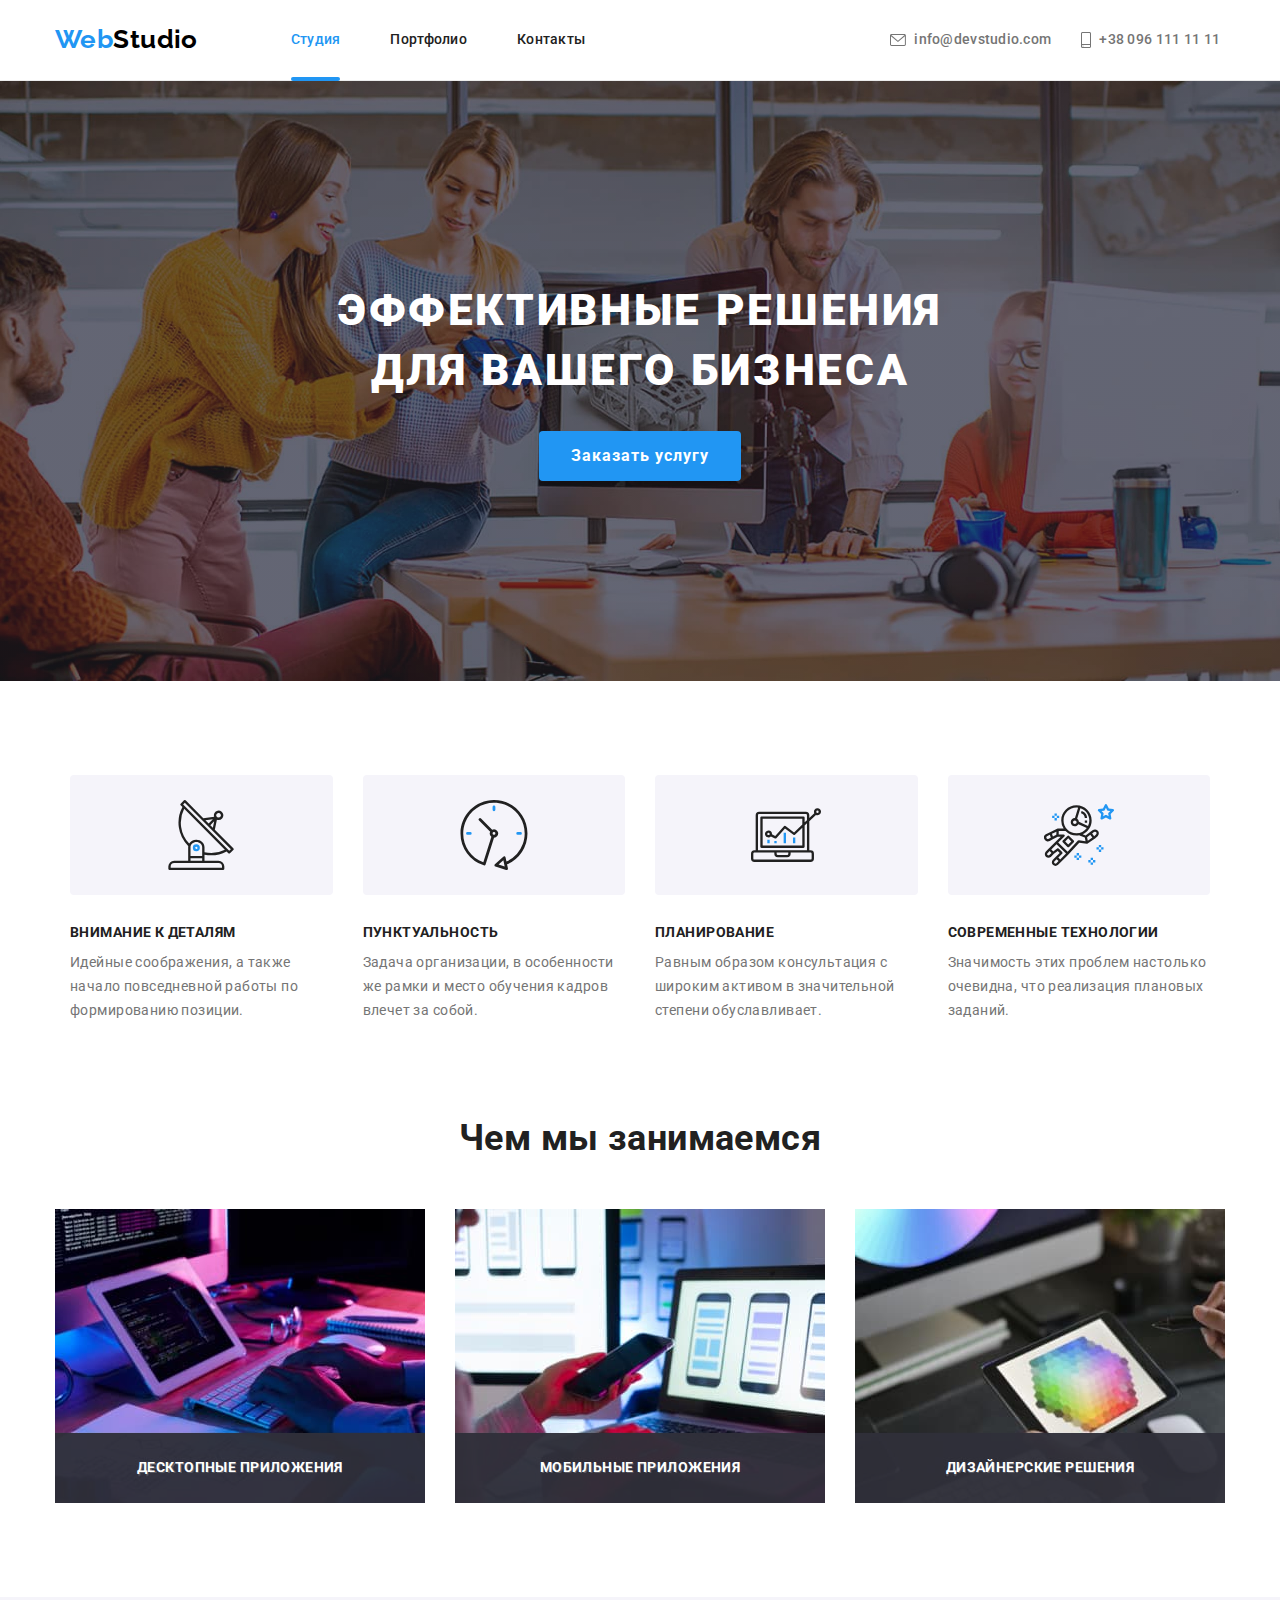
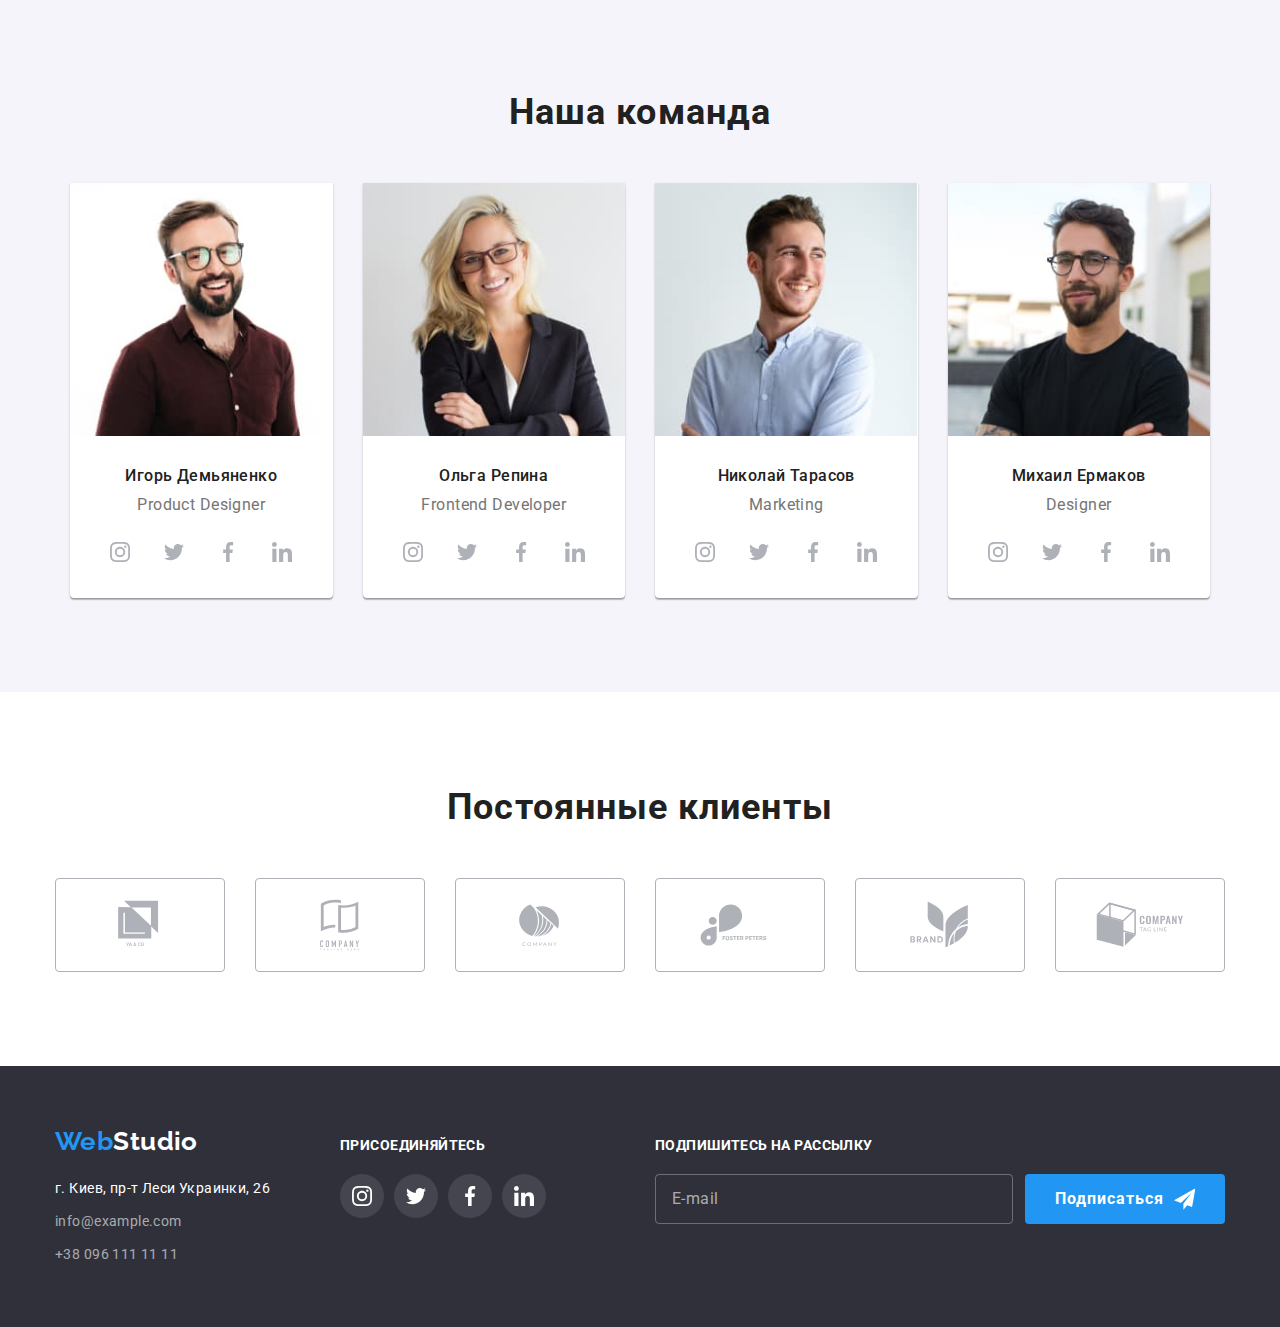
<file: index.html>
<!-- Домашнее задание 8.47 -->
<!DOCTYPE html>
<html lang="ru">
  <head>
    <meta charset="UTF-8" />
    <meta http-equiv="X-UA-Compatible" content="IE=edge" />
    <meta name="viewport" content="width=device-width, initial-scale=1.0" />
    <title>WebStudio by Rick</title>
    <link
      rel="stylesheet"
      href="https://cdnjs.cloudflare.com/ajax/libs/modern-normalize/1.1.0/modern-normalize.min.css"
    />
    <link
      href="https://fonts.googleapis.com/css2?family=Raleway:wght@700&family=Roboto:wght@400;500;700;900&display=swap"
      rel="stylesheet"
    />
    <link rel="stylesheet" href="./css/main.min.css" />
  </head>

  <body>
    <header class="header">
      <div class="container section-header">
        <a href="WebStudio" class="nav-logo"
          ><span class="nav-logo__web">Web</span>Studio</a>

        <div class="tablet-desktop-nav">
          <nav class="nav">
            <ul class="ul nav-td-list">
              <li class="nav-td-list__item">
                <a href="Студия" class="nav-td-list__link current">Студия</a>
              </li>
              <li class="nav-td-list__item">
                <a href="./portfolio.html" class="nav-td-list__link"
                  >Портфолио</a
                >
              </li>
              <li class="nav-td-list__item">
                <a href="Контакты" class="nav-td-list__link">Контакты</a>
              </li>
            </ul>
          </nav>
          <ul class="ul td-contact-list">
            <li class="td-contact-list__item">
              <a href="info@devstudio.com" class="td-contact-list__link"
                ><svg class="contact-list__icon" width="16" height="12">
                  <use href="./img/icons.svg#icon-envelope"></use></svg>info@devstudio.com</a>
            </li>
            <li class="td-contact-list__item">
              <a href="tel:+380961111111" class="td-contact-list__link"
                ><svg class="contact-list__icon" width="10" height="16">
                  <use href="./img/icons.svg#icon-smartphone"></use></svg>+38 096 111 11 11</a>
            </li>
          </ul>
        </div>

        <button type="button" class="menu-button js-open-menu">
          <svg
            class="mobile-menu-icon"
            width="40"
            height="40"
            aria-label="Переключатель мобильного меню"
          >
            <use
              class="icon-open"
              href="./img/icons.svg#icon-menu_mobile"
            ></use>
          </svg>
        </button>

        <div class="mobile-menu js-menu-container">
          <button
            type="button"
            class="menu-button menu-close-button js-close-menu"
          >
            <svg
              class="mobile-menu-icon"
              width="40"
              height="40"
              aria-label="Переключатель мобильного меню"
            >
              <use
                class="icon-close"
                href="./img/icons.svg#icon-close_mobile"
              ></use>
            </svg>
          </button>

          <nav class="nav">
            <ul class="ul nav-list">
              <li class="nav-list__item">
                <a href="Студия" class="nav-list__link current">Студия</a>
              </li>
              <li class="nav-list__item">
                <a href="./portfolio.html" class="nav-list__link">Портфолио</a>
              </li>
              <li class="nav-list__item">
                <a href="Контакты" class="nav-list__link">Контакты</a>
              </li>
            </ul>
          </nav>
          <ul class="ul contact-list">
            <li class="contact-list__item hide">
              <a href="tel:+380961111111" class="contact-mobile__link"
                >+38 096 111 11 11</a
              >
            </li>
            <li class="contact-list__item">
              <a href="info@devstudio.com" class="contact-list__link"
                ><svg class="contact-list__icon" width="16" height="12">
                  <use href="./img/icons.svg#icon-envelope"></use></svg>info@devstudio.com</a>
            </li>
            <li class="contact-list__item mobile-hide">
              <a href="tel:+380961111111" class="contact-list__link"
                ><svg class="contact-list__icon" width="10" height="16">
                  <use href="./img/icons.svg#icon-smartphone"></use></svg>+38 096 111 11 11</a
              >
            </li>
          </ul>
          <ul class="ul mobile-social">
            <li class="mobile-social__item">
              <a class="mobile-social__link" href="">Instagram</a>
            </li>
            <li class="mobile-social__item">
              <a class="mobile-social__link" href="">Twitter</a>
            </li>
            <li class="mobile-social__item">
              <a class="mobile-social__link" href="">Facebook</a>
            </li>
            <li class="mobile-social__item">
              <a class="mobile-social__link" href="">LinkedIn</a>
            </li>
          </ul>
        </div>
      </div>
    </header>

    <main>
      <section class="hero">
        <div class="container">
          <h1 class="hero__text">Эффективные решения для вашего бизнеса</h1>
          <button type="button" class="hero__button" data-modal-open>
            Заказать услугу
          </button>
        </div>
      </section>

      <section class="exelents section">
        <div class="container">
          <section class="secret-name">
            <h2>Преимущества этой компании</h2>
          </section>
          <ul class="ul exelents-list">
            <li class="exelents-list-item">
              <div class="exelents-list-icons">
                <svg class="exelents-list-icons__item" width="70" height="70">
                  <use href="./img/icons.svg#icon-antenna"></use>
                </svg>
              </div>
              <h3 class="exelents-list-item__title">Внимание к деталям</h3>
              <p class="exelents-list-item__text">
                Идейные соображения, а также начало повседневной работы по
                формированию позиции.
              </p>
            </li>

            <li class="exelents-list-item">
              <div class="exelents-list-icons">
                <svg class="exelents-list-icons__item" width="70" height="70">
                  <use href="./img/icons.svg#icon-clock"></use>
                </svg>
              </div>
              <h3 class="exelents-list-item__title">Пунктуальность</h3>
              <p class="exelents-list-item__text">
                Задача организации, в особенности же рамки и место обучения
                кадров влечет за собой.
              </p>
            </li>

            <li class="exelents-list-item">
              <div class="exelents-list-icons">
                <svg class="exelents-list-icons__item" width="70" height="70">
                  <use href="./img/icons.svg#icon-diagram"></use>
                </svg>
              </div>
              <h3 class="exelents-list-item__title">Планирование</h3>
              <p class="exelents-list-item__text">
                Равным образом консультация с широким активом в значительной
                степени обуславливает.
              </p>
            </li>

            <li class="exelents-list-item">
              <div class="exelents-list-icons">
                <svg class="exelents-list-icons__item" width="70" height="70">
                  <use href="./img/icons.svg#icon-astronaut"></use>
                </svg>
              </div>
              <h3 class="exelents-list-item__title">Современные технологии</h3>
              <p class="exelents-list-item__text">
                Значимость этих проблем настолько очевидна, что реализация
                плановых заданий.
              </p>
            </li>
          </ul>
        </div>
      </section>
      <section class="what-we-do section">
        <div class="container">
          <h2 class="what-we-do__title">Чем мы занимаемся</h2>
          <ul class="ul what-we-do-list">
            <li class="what-we-do-list__item">
              <img
                srcset="./img/dbox1-1x.jpg 1x, ./img/dbox1-2x.jpg 2x"
                src="./img/dbox1-1x.jpg 1x"
                alt="печатает человек"
                width="370"
                height="294"
              />
              <div class="what-we-do-list__overlay">
                <p class="what-we-do-list__text">Десктопные приложения</p>
              </div>
            </li>

            <li class="what-we-do-list__item">
              <img
                srcset="./img/dbox2-1x.jpg 1x, ./img/dbox2-2x.jpg 2x"
                src="./img/dbox2-1x.jpg 1x"
                alt="Просмотр на мониторе"
                width="370"
                height="294"
              />
              <div class="what-we-do-list__overlay">
                <p class="what-we-do-list__text">Мобильные приложения</p>
              </div>
            </li>

            <li class="what-we-do-list__item">
              <img
                srcset="./img/dbox3-1x.jpg 1x, ./img/dbox3-2x.jpg 2x"
                src="./img/dbox3-1x.jpg 1x"
                alt="Цветовое отображение"
                width="370"
                height="294"
              />
              <div class="what-we-do-list__overlay">
                <p class="what-we-do-list__text">Дизайнерские решения</p>
              </div>
            </li>
          </ul>
        </div>
      </section>
      <section class="our-team section">
        <div class="container">
          <h2 class="our-team-title">Наша команда</h2>
          <ul class="ul our-team-list">
            <li class="our-team-list-item">
              <picture class="our-team-list-item__img">
                <source
                  srcset="./img/digor-1x.jpg 1x, ./img/digor-2x.jpg 2x"
                  media="(min-width: 1200px)"
                />
                <source
                  srcset="./img/tigor-1x.jpg 1x, ./img/tigor-2x.jpg 2x"
                  media="(min-width: 768px)"
                />
                <source
                  srcset="./img/migor-1x.jpg 1x, ./img/migor-2x.jpg 2x"
                  media="(max-width: 767px)"
                />
                <img src="./img/digor-1x.jpg 1x," alt="Игорь" />
              </picture>
              <h3 class="our-team-list-item__name">Игорь Демьяненко</h3>
              <p class="our-team-list-item__position">Product Designer</p>

              <ul class="our-team-social ul">
                <li class="our-team-social-item">
                  <a href="" class="our-team-social-item__link">
                    <svg
                      class="our-team-social-item__icons"
                      width="20"
                      height="20"
                    >
                      <use href="./img/icons.svg#icon-instagram"></use>
                    </svg>
                  </a>
                </li>
                <li class="our-team-social-item">
                  <a href="" class="our-team-social-item__link">
                    <svg
                      class="our-team-social-item__icons"
                      width="20"
                      height="20"
                    >
                      <use href="./img/icons.svg#icon-twitter"></use>
                    </svg>
                  </a>
                </li>
                <li class="our-team-social-item">
                  <a href="" class="our-team-social-item__link">
                    <svg
                      class="our-team-social-item__icons"
                      width="20"
                      height="20"
                    >
                      <use href="./img/icons.svg#icon-facebook"></use>
                    </svg>
                  </a>
                </li>
                <li class="our-team-social-item">
                  <a href="" class="our-team-social-item__link">
                    <svg
                      class="our-team-social-item__icons"
                      width="20"
                      height="20"
                    >
                      <use href="./img/icons.svg#icon-linkedin"></use>
                    </svg>
                  </a>
                </li>
              </ul>
            </li>

            <li class="our-team-list-item">
              <picture class="our-team-list-item__img">
                <source
                  srcset="./img/dolga-1x.jpg 1x, ./img/dolga-2x.jpg 2x"
                  media="(min-width: 1200px)"
                />
                <source
                  srcset="./img/tolga-1x.jpg 1x, ./img/dolga-2x.jpg 2x"
                  media="(min-width: 768px)"
                />
                <source
                  srcset="./img/molga-1x.jpg 1x, ./img/molga-2x.jpg 2x"
                  media="(max-width: 767px)"
                />

                <img src="./img/dolga-1x.jpg 1x" alt="Ольга" />
              </picture>
              <h3 class="our-team-list-item__name">Ольга Репина</h3>
              <p class="our-team-list-item__position">Frontend Developer</p>
              <ul class="our-team-social ul">
                <li class="our-team-social-item">
                  <a href="" class="our-team-social-item__link">
                    <svg
                      class="our-team-social-item__icons"
                      width="20"
                      height="20"
                    >
                      <use href="./img/icons.svg#icon-instagram"></use>
                    </svg>
                  </a>
                </li>
                <li class="our-team-social-item">
                  <a href="" class="our-team-social-item__link">
                    <svg
                      class="our-team-social-item__icons"
                      width="20"
                      height="20"
                    >
                      <use href="./img/icons.svg#icon-twitter"></use>
                    </svg>
                  </a>
                </li>
                <li class="our-team-social-item">
                  <a href="" class="our-team-social-item__link">
                    <svg
                      class="our-team-social-item__icons"
                      width="20"
                      height="20"
                    >
                      <use href="./img/icons.svg#icon-facebook"></use>
                    </svg>
                  </a>
                </li>
                <li class="our-team-social-item">
                  <a href="" class="our-team-social-item__link">
                    <svg
                      class="our-team-social-item__icons"
                      width="20"
                      height="20"
                    >
                      <use href="./img/icons.svg#icon-linkedin"></use>
                    </svg>
                  </a>
                </li>
              </ul>
            </li>

            <li class="our-team-list-item">
              <picture class="our-team-list-item__img">
                <source
                  srcset="./img/dniko-1x.jpg 1x, ./img/dniko-2x.jpg 2x"
                  media="(min-width: 1200px)"
                />
                <source
                  srcset="./img/tniko-1x.jpg 1x, ./img/tniko-2x.jpg 2x"
                  media="(min-width: 768px)"
                />
                <source
                  srcset="./img/mniko-1x.jpg 1x, ./img/mniko-2x.jpg 2x"
                  media="(max-width: 767px)"
                />

                <img src="./img/dniko-1x.jpg 1x" alt="Николай" />
              </picture>
              <h3 class="our-team-list-item__name">Николай Тарасов</h3>
              <p class="our-team-list-item__position">Marketing</p>
              <ul class="our-team-social ul">
                <li class="our-team-social-item">
                  <a href="" class="our-team-social-item__link">
                    <svg
                      class="our-team-social-item__icons"
                      width="20"
                      height="20"
                    >
                      <use href="./img/icons.svg#icon-instagram"></use>
                    </svg>
                  </a>
                </li>
                <li class="our-team-social-item">
                  <a href="" class="our-team-social-item__link">
                    <svg
                      class="our-team-social-item__icons"
                      width="20"
                      height="20"
                    >
                      <use href="./img/icons.svg#icon-twitter"></use>
                    </svg>
                  </a>
                </li>
                <li class="our-team-social-item">
                  <a href="" class="our-team-social-item__link">
                    <svg
                      class="our-team-social-item__icons"
                      width="20"
                      height="20"
                    >
                      <use href="./img/icons.svg#icon-facebook"></use>
                    </svg>
                  </a>
                </li>
                <li class="our-team-social-item">
                  <a href="" class="our-team-social-item__link">
                    <svg
                      class="our-team-social-item__icons"
                      width="20"
                      height="20"
                    >
                      <use href="./img/icons.svg#icon-linkedin"></use>
                    </svg>
                  </a>
                </li>
              </ul>
            </li>

            <li class="our-team-list-item">
              <picture class="our-team-list-item__img">
                <source
                  srcset="./img/dmisha-1x.jpg 1x, ./img/dmisha-2x.jpg 2x"
                  media="(min-width: 1200px)"
                />
                <source
                  srcset="./img/tmisha-1x.jpg 1x, ./img/tmisha-2x.jpg 2x"
                  media="(min-width: 768px)"
                />
                <source
                  srcset="./img/mmisha-1x.jpg 1x, ./img/mmisha-2x.jpg 2x"
                  media="(max-width: 767px)"
                />

                <img src="./img/dmisha-1x.jpg 1x" alt="Михаил" />
              </picture>
              <h3 class="our-team-list-item__name">Михаил Ермаков</h3>
              <p class="our-team-list-item__position">Designer</p>
              <ul class="our-team-social ul">
                <li class="our-team-social-item">
                  <a href="" class="our-team-social-item__link">
                    <svg
                      class="our-team-social-item__icons"
                      width="20"
                      height="20"
                    >
                      <use href="./img/icons.svg#icon-instagram"></use>
                    </svg>
                  </a>
                </li>
                <li class="our-team-social-item">
                  <a href="" class="our-team-social-item__link">
                    <svg
                      class="our-team-social-item__icons"
                      width="20"
                      height="20"
                    >
                      <use href="./img/icons.svg#icon-twitter"></use>
                    </svg>
                  </a>
                </li>
                <li class="our-team-social-item">
                  <a href="" class="our-team-social-item__link">
                    <svg
                      class="our-team-social-item__icons"
                      width="20"
                      height="20"
                    >
                      <use href="./img/icons.svg#icon-facebook"></use>
                    </svg>
                  </a>
                </li>
                <li class="our-team-social-item">
                  <a href="" class="our-team-social-item__link">
                    <svg
                      class="our-team-social-item__icons"
                      width="20"
                      height="20"
                    >
                      <use href="./img/icons.svg#icon-linkedin"></use>
                    </svg>
                  </a>
                </li>
              </ul>
            </li>
          </ul>
        </div>
      </section>
      <section class="section clients">
        <div class="clients-box container">
          <h2 class="clients-title">Постоянные клиенты</h2>
          <ul class="clients-list ul">
            <li class="clients-item">
              <a href="" class="clients-link">
                <svg class="clients-icons" width="106" height="60">
                  <use href="./img/icons.svg#icon-Logo"></use>
                </svg>
              </a>
            </li>
            <li class="clients-item">
              <a href="" class="clients-link">
                <svg class="clients-icons" width="106" height="60">
                  <use href="./img/icons.svg#icon-Logo1"></use>
                </svg>
              </a>
            </li>
            <li class="clients-item">
              <a href="" class="clients-link">
                <svg class="clients-icons" width="106" height="60">
                  <use href="./img/icons.svg#icon-Logo2"></use>
                </svg>
              </a>
            </li>
            <li class="clients-item">
              <a href="" class="clients-link">
                <svg class="clients-icons" width="106" height="60">
                  <use href="./img/icons.svg#icon-Logo3"></use>
                </svg>
              </a>
            </li>
            <li class="clients-item">
              <a href="" class="clients-link">
                <svg class="clients-icons" width="106" height="60">
                  <use href="./img/icons.svg#icon-Logo4"></use>
                </svg>
              </a>
            </li>
            <li class="clients-item">
              <a href="" class="clients-link">
                <svg class="clients-icons" width="106" height="60">
                  <use href="./img/icons.svg#icon-Logo5"></use>
                </svg>
              </a>
            </li>
          </ul>
        </div>
      </section>
    </main>

    <footer>
      <div class="footer">
        <div class="container footer-section">
          <div class="footer-tablet">
            <address class="address">
              <a href="WebStudio" class="footer-logo small-hide"
                ><span class="footer-logo-web">Web</span>Studio</a
              >
              <ul class="ul footer-list">
                <li class="footer-list-item desk-hide">
                  <a href="WebStudio" class="footer-logo"
                    ><span class="footer-logo-web">Web</span>Studio</a
                  >
                </li>
                <li class="footer-list-item">
                  <a href="" class="address-geography link"
                    >г. Киев, пр-т Леси Украинки, 26</a
                  >
                </li>
                <li class="footer-list-item">
                  <a href="mailto:info@example.com" class="footer-contact link"
                    >info@example.com</a
                  >
                </li>
                <li class="footer-list-item">
                  <a href="tel:+380961111111" class="footer-contact link"
                    >+38 096 111 11 11</a
                  >
                </li>
              </ul>
            </address>

            <div class="footer-social">
              <p class="footer-social-title">присоединяйтесь</p>
              <ul class="ul footer-social-list">
                <li class="footer-social-item">
                  <a href="" class="footer-social-link">
                    <svg class="footer-social-icons" width="20" height="20">
                      <use href="./img/icons.svg#icon-instagram"></use>
                    </svg>
                  </a>
                </li>
                <li class="footer-social-item">
                  <a href="" class="footer-social-link">
                    <svg class="footer-social-icons" width="20" height="20">
                      <use href="./img/icons.svg#icon-twitter"></use>
                    </svg>
                  </a>
                </li>
                <li class="footer-social-item">
                  <a href="" class="footer-social-link">
                    <svg class="footer-social-icons" width="20" height="20">
                      <use href="./img/icons.svg#icon-facebook"></use>
                    </svg>
                  </a>
                </li>
                <li class="footer-social-item">
                  <a href="" class="footer-social-link">
                    <svg class="footer-social-icons" width="20" height="20">
                      <use href="./img/icons.svg#icon-linkedin"></use>
                    </svg>
                  </a>
                </li>
              </ul>
            </div>
          </div>
          <div class="tablet-form-container">
            <form name="footer-form" autocomplete="on" class="footer-subscribe">
              <div class="footer-form-container desk-hide">
                <label class="mobile-label">
                  <span class="footer-form-title">Подпишитесь на рассылку</span>
                  <input
                    class="footer-input"
                    type="email"
                    name="email"
                    placeholder="E-mail"
                  />
                </label>

                <button type="submit" class="footer-form-button">
                  Подписаться
                  <svg class="footer-form-icon" width="24" height="24">
                    <use href="./img/icons.svg#icon-email"></use>
                  </svg>
                </button>
              </div>

              <div class="desktop-footer-form small-hide">
                <label for="email" class="desktop-footer-form-title"
                  >Подпишитесь на рассылку</label
                >
                <div class="desktop-footer-form-container">
                  <input
                    class="desktop-footer-input"
                    type="email"
                    name="email"
                    id="email"
                    placeholder="E-mail"
                  />

                  <button type="submit" class="desktop-footer-form-button">
                    Подписаться
                    <svg class="footer-form-icon" width="24" height="24">
                      <use href="./img/icons.svg#icon-email"></use>
                    </svg>
                  </button>
                </div>
              </div>
            </form>
          </div>
        </div>
      </div>
    </footer>

    <div class="backdrop is-hidden" data-modal>
      <div class="modal">
        <p class="modal-title">Оставьте свои данные, мы вам перезвоним</p>
        <form class="modal-form">
          <label class="modal-field name">
            <span class="modal-field-label">Имя</span>
            <input type="text" name="name" />

            <svg class="modal-name icon" width="12" height="12">
              <use href="./img/icons.svg#icon-name"></use>
            </svg>
          </label>
          <label class="modal-field phone">
            <span class="modal-field-label">Телефон</span>
            <input type="tel" name="phone-number" />

            <svg class="modal-phone icon" width="13" height="13">
              <use href="./img/icons.svg#icon-phone-modal"></use>
            </svg>
          </label>
          <label class="modal-field email">
            <span class="modal-field-label">Почта</span>
            <input type="email" name="email" />

            <svg class="modal-email icon" width="15" height="12">
              <use href="./img/icons.svg#icon-email-modal"></use>
            </svg>
          </label>

          <label class="modal-field modal-coment">
            <span class="modal-field-label">Комментарий</span>
            <textarea name="comentary" placeholder="Введите текст"></textarea>
          </label>
          <label class="form-agreement">
            <input
              class="form-agreement-checkbox"
              type="checkbox"
              name="agreement"
              value="agreement"
            />
            <span class="icon-disagree"></span>
            <span class="form-agreement-label"
              >Соглашаюсь с рассылкой и принимаю
              <a href="" class="conditions">Условия договора</a></span
            >
          </label>
          <button type="submit" class="modal-form-button">Отправить</button>
        </form>
        <button class="button-modal" data-modal-close>
          <svg class="button-modal-icon" width="18" height="18">
            <use href="./img/icons.svg#icon-close"></use>
          </svg>
        </button>
      </div>
    </div>
    <script src="./js/modal.js"></script>
    <script src="./js/mobile-menu.js"></script>
  </body>
</html>
</file>
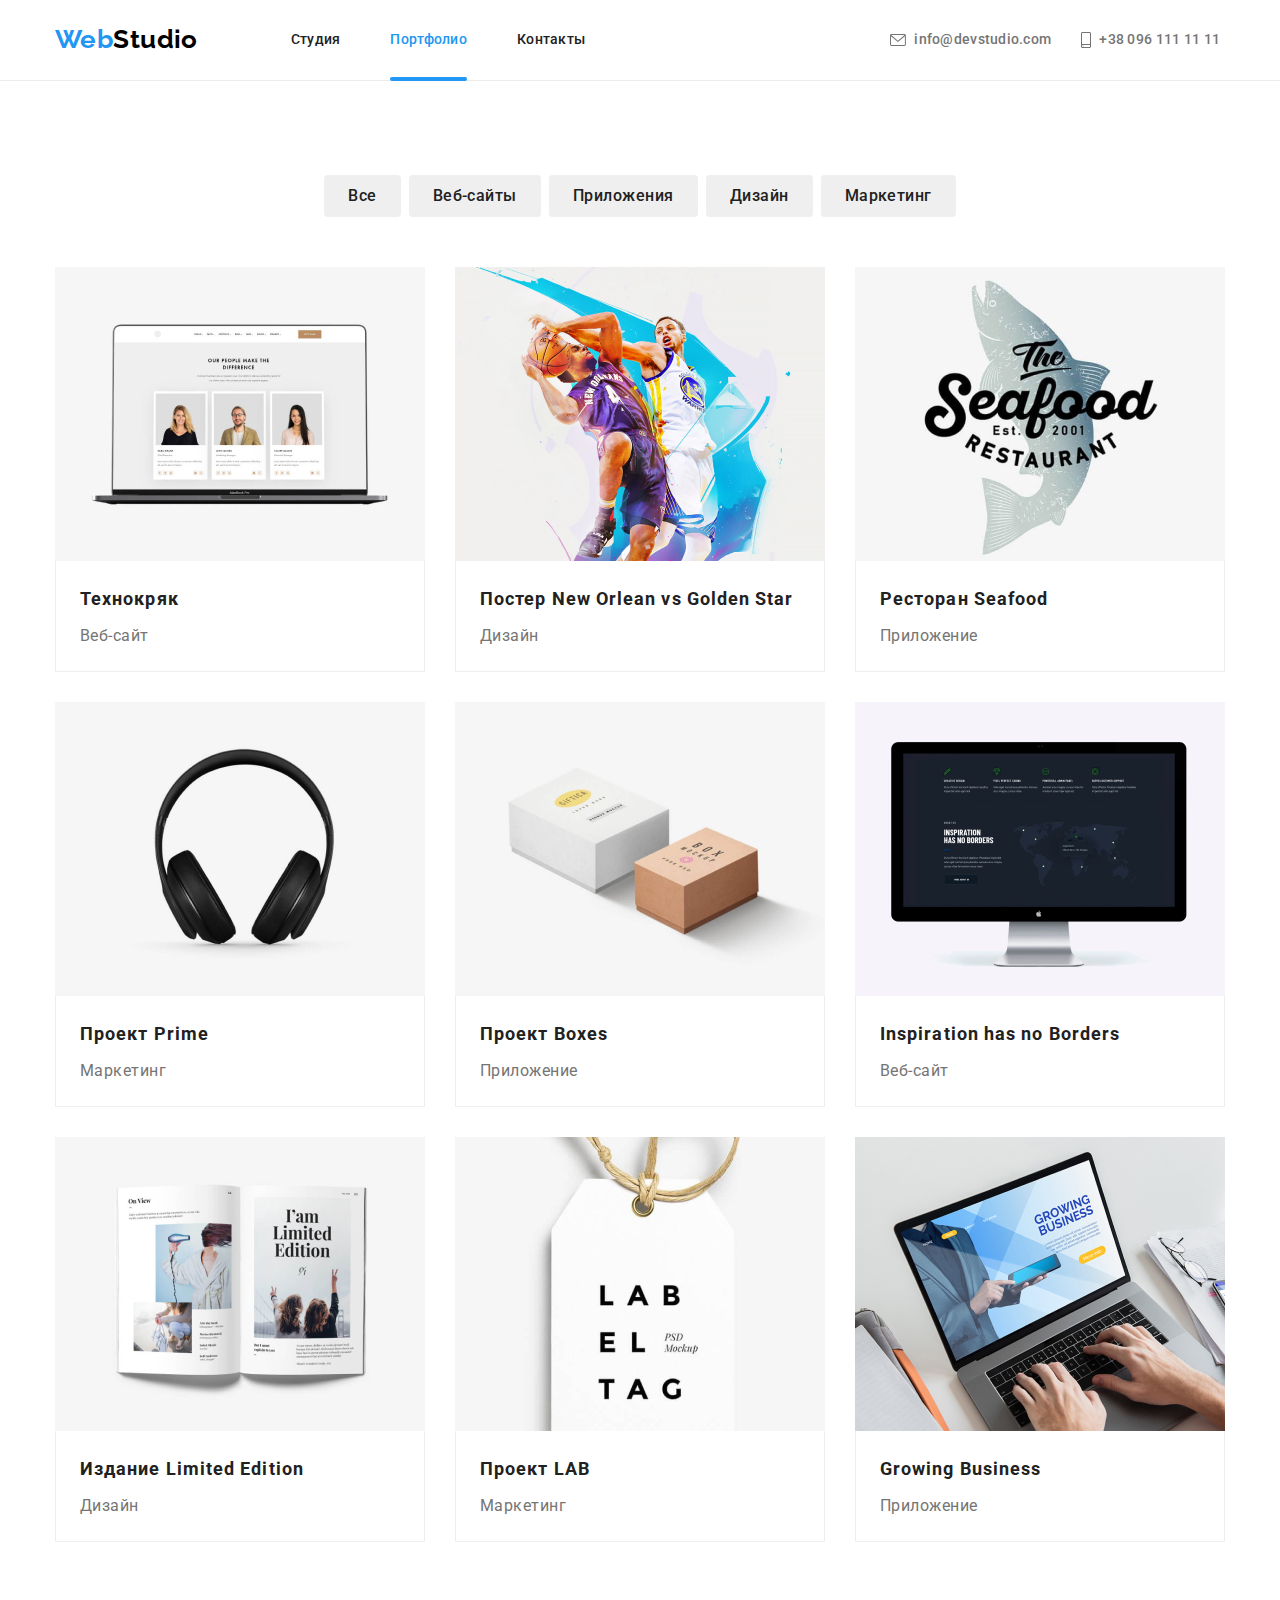
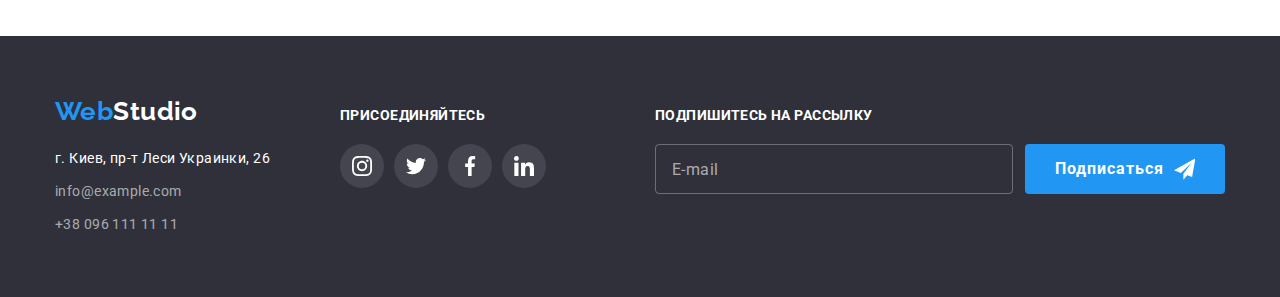
<file: portfolio.html>
<!DOCTYPE html>
<html lang="ru">

<head>
    <meta charset="UTF-8">
    <meta http-equiv="X-UA-Compatible" content="IE=edge">
    <meta name="viewport" content="width=device-width, initial-scale=1.0">
    <title>Портфолио</title>
    <link rel="stylesheet" href="https://cdnjs.cloudflare.com/ajax/libs/modern-normalize/1.1.0/modern-normalize.min.css">
    <link
        href="https://fonts.googleapis.com/css2?family=Raleway:wght@700&family=Roboto:wght@400;500;700;900&display=swap"
        rel="stylesheet">
    <link rel="stylesheet" href="./css/main.min.css">
</head>

<body> 
<header class="header">
    <div class="container section-header">
        <a href="WebStudio" class="nav-logo"><span class="nav-logo__web">Web</span>Studio</a>

        <div class="tablet-desktop-nav">
            <nav class="nav">
                <ul class="ul nav-td-list">
                    <li class="nav-td-list__item"><a href="./index.html" class="nav-td-list__link">Студия</a></li>
                    <li class="nav-td-list__item"><a href="Портфолио" class="nav-td-list__link current">Портфолио</a></li>
                    <li class="nav-td-list__item"><a href="Контакты" class="nav-td-list__link">Контакты</a></li>
                </ul>
            </nav>
            <ul class="ul td-contact-list">
                <li class="td-contact-list__item"><a href="info@devstudio.com" class="td-contact-list__link"><svg
                            class="contact-list__icon" width="16" height="12">
                            <use href="./img/icons.svg#icon-envelope"></use>
                        </svg>info@devstudio.com</a></li>
                <li class="td-contact-list__item"><a href="tel:+380961111111" class="td-contact-list__link"><svg
                            class="contact-list__icon" width="10" height="16">
                            <use href="./img/icons.svg#icon-smartphone"></use>
                        </svg>+38 096 111 11 11</a></li>
            </ul>
        </div>

        <button type="button" class="menu-button js-open-menu">
            <svg class="mobile-menu-icon" width="40" height="40" aria-label="Переключатель мобильного меню">
                <use class="icon-open" href="./img/icons.svg#icon-menu_mobile"></use>
            </svg>
        </button>

        <div class="mobile-menu js-menu-container">
            <button type="button" class="menu-button menu-close-button js-close-menu">
                <svg class="mobile-menu-icon " width="40" height="40" aria-label="Переключатель мобильного меню">
                    <use class="icon-close" href="./img/icons.svg#icon-close_mobile"></use>
                </svg>
            </button>

            <nav class="nav">
                <ul class="ul nav-list">
                    <li class="nav-list__item"><a href="./index.html" class="nav-list__link">Студия</a></li>
                    <li class="nav-list__item"><a href="Портфолио" class="nav-list__link current">Портфолио</a></li>
                    <li class="nav-list__item"><a href="Контакты" class="nav-list__link">Контакты</a></li>
                </ul>
            </nav>
            <ul class="ul contact-list">
                <li class="contact-list__item hide"><a href="tel:+380961111111" class="contact-mobile__link">+38 096 111
                        11 11</a></li>
                <li class="contact-list__item"><a href="info@devstudio.com" class="contact-list__link"><svg
                            class="contact-list__icon" width="16" height="12">
                            <use href="./img/icons.svg#icon-envelope"></use>
                        </svg>info@devstudio.com</a></li>
                <li class="contact-list__item mobile-hide"><a href="tel:+380961111111" class="contact-list__link"><svg
                            class="contact-list__icon" width="10" height="16">
                            <use href="./img/icons.svg#icon-smartphone"></use>
                        </svg>+38 096 111 11 11</a></li>
            </ul>
            <ul class="ul mobile-social">
                <li class="mobile-social__item"><a class="mobile-social__link" href="">Instagram</a></li>
                <li class="mobile-social__item"><a class="mobile-social__link" href="">Twitter</a></li>
                <li class="mobile-social__item"><a class="mobile-social__link" href="">Facebook</a></li>
                <li class="mobile-social__item"><a class="mobile-social__link" href="">LinkedIn</a></li>
            </ul>
        </div>

    </div>
</header>

    <main>
        <section class="section">
            
            <div class="container">
            <h1 class="secret-name">Портфолио</h1>
            
        <ul class="ul button">
            <li class="portfolio-button-item"><button type="button" class="portfolio-button link">Все</button></li>
            <li class="portfolio-button-item"><button type="button" class="portfolio-button link">Веб-сайты</button></li>
            <li class="portfolio-button-item"><button type="button" class="portfolio-button link">Приложения</button></li>
            <li class="portfolio-button-item"><button type="button" class="portfolio-button link">Дизайн</button></li>
            <li class="portfolio-button-item"><button type="button" class="portfolio-button link">Маркетинг</button></li>
        </ul>

        <ul class="ul portfolio-progect-list">
            
            <li class="portfolio-progect-item">
                <a href="" class="project-cards">
                    <div class="project-cards-image">
                        <picture>
                            <source srcset="
                            ./img/portfolio-desktop-1x.jpg 1x,
                            ./img/portfolio-desktop-2x.jpg 2x" 
                            media="(min-width: 1200px)" />
                            <source srcset="
                            ./img/portfolio-tablet-1x.jpg 1x,
                            ./img/portfolio-tablet-2x.jpg 2x" 
                            media="(min-width: 768px)" />
                            <source srcset="
                            ./img/portfolio-mob-1x.jpg 1x,
                            ./img/portfolio-mob-2x.jpg 2x"
                            media="(max-width: 767px)" />

                            <img src="./img/portfolio-mob-1x.jpg 1x"alt="Веб-сайты" />
                        </picture>
                        <div class="project-cards-active">
                        <p class="project-cards-active-text">Ресурс предлагает комплексные предложения с разным уровнем функционала и
                            сервисов. Все это позволит посетителю получить
                            исчерпывающие сведения о компании или частном лице.</p>
                    </div>
                    </div>
                    <div class="card-text">
                <h2 class="project-title">Технокряк</h2>
                <p class="project-type">Веб-сайт</p>
                    </div>
            </a>
            </li>
            
            <li class="portfolio-progect-item">
                <a href="" class="project-cards">
                    <div class="project-cards-image">
                        <picture>
                            <source srcset="
                            ./img/portfolio-desktop-1x-1.jpg 1x,
                            ./img/portfolio-desktop-2x-1.jpg 2x" 
                            media="(min-width: 1200px)" />
                            <source srcset="
                            ./img/portfolio-tablet-1x-1.jpg 1x,
                            ./img/portfolio-tablet-2x-1.jpg 2x" 
                            media="(min-width: 768px)" />
                            <source srcset="
                            ./img/portfolio-mob-1x-1.jpg 1x,
                            ./img/portfolio-mob-2x-1.jpg 2x" 
                            media="(max-width: 767px)" />                           
                            
                            <img src="./img/portfolio-mob-1x-1.jpg 1x"   alt="Дизайн" />
                        </picture>
                    <div class="project-cards-active">
                        <p class="project-cards-active-text">Ресурс предлагает комплексные предложения с разным уровнем функционала и
                            сервисов. Все это позволит посетителю получить
                            исчерпывающие сведения о компании или частном лице.</p>
                    </div>
                    </div>
                    <div class="card-text">
                <h2 class="project-title">Постер New Orlean vs Golden Star</h2>
                <p class="project-type">Дизайн</p>
                    </div>
            </a>
            </li>

            <li class="portfolio-progect-item">
                <a href="" class="project-cards">
                    <div class="project-cards-image">
                        <picture>
                            <source srcset="
                            ./img/portfolio-desktop-1x-2.jpg 1x,
                            ./img/portfolio-desktop-2x-2.jpg 2x" 
                            media="(min-width: 1200px)" />
                            <source srcset="
                            ./img/portfolio-tablet-1x-2.jpg 1x,
                            ./img/portfolio-tablet-2x-2.jpg 2x" 
                            media="(min-width: 768px)" />
                            <source srcset="
                            ./img/portfolio-mob-1x-2.jpg 1x,
                            ./img/portfolio-mob-2x-2.jpg 2x" 
                            media="(max-width: 767px)" />                           
                            
                            <img src="./img/portfolio-mob-1x-2.jpg 1x"   alt="Приложения" />
                        </picture>
                        <div class="project-cards-active">
                        <p class="project-cards-active-text">Ресурс предлагает комплексные предложения с разным уровнем функционала и
                            сервисов. Все это позволит посетителю получить
                            исчерпывающие сведения о компании или частном лице.</p>
                    </div>
                    </div>
                    <div class="card-text">
                <h2 class="project-title">Ресторан Seafood</h2>
                <p class="project-type">Приложение</p>
                    </div>
            </a>
            </li>

            <li class="portfolio-progect-item">
                <a href="" class="project-cards">
                    <div class="project-cards-image">
                        <picture>
                            <source srcset="
                            ./img/portfolio-desktop-1x-3.jpg 1x,
                            ./img/portfolio-desktop-2x-3.jpg 2x" 
                            media="(min-width: 1200px)" />
                            <source srcset="
                            ./img/portfolio-tablet-1x-3.jpg 1x,
                            ./img/portfolio-tablet-2x-3.jpg 2x" 
                            media="(min-width: 768px)" />
                            <source srcset="
                            ./img/portfolio-mob-1x-3.jpg 1x,
                            ./img/portfolio-mob-2x-3.jpg 2x"  
                            media="(max-width: 767px)" />                           
                            
                            <img src="./img/portfolio-mob-1x-3.jpg 1x"   alt="Маркетинг" />
                        </picture>
                    <div class="project-cards-active">
                        <p class="project-cards-active-text">Ресурс предлагает комплексные предложения с разным уровнем функционала и
                            сервисов. Все это позволит посетителю получить
                            исчерпывающие сведения о компании или частном лице.</p>
                    </div>
                    </div>
                    <div class="card-text">
                <h2 class="project-title">Проект Prime</h2>
                <p class="project-type">Маркетинг</p>
                    </div>
                </a>
            </li>

            <li class="portfolio-progect-item">
                <a href="" class="project-cards">
                    <div class="project-cards-image">
                        <picture>
                            <source srcset="
                            ./img/portfolio-desktop-1x-4.jpg 1x,
                            ./img/portfolio-desktop-2x-4.jpg 2x" 
                            media="(min-width: 1200px)" />
                            <source srcset="
                            ./img/portfolio-tablet-1x-4.jpg 1x,
                            ./img/portfolio-tablet-2x-4.jpg 2x" 
                            media="(min-width: 768px)" />
                            <source srcset="
                            ./img/portfolio-mob-1x-4.jpg 1x,
                            ./img/portfolio-mob-2x-4.jpg 2x"   
                            media="(max-width: 767px)" />                           
                            
                            <img src="./img/portfolio-mob-1x-4.jpg 1x"   alt="Приложения" />
                        </picture>
                    <div class="project-cards-active">
                        <p class="project-cards-active-text">Ресурс предлагает комплексные предложения с разным уровнем функционала и
                            сервисов. Все это позволит посетителю получить
                            исчерпывающие сведения о компании или частном лице.</p>
                    </div>
                    </div>
                    <div class="card-text">
                <h2 class="project-title">Проект Boxes</h2>
                <p class="project-type">Приложение</p>
                    </div>
                </a>
            </li>

            <li class="portfolio-progect-item">
                <a href="" class="project-cards">
                    <div class="project-cards-image">
                        <picture>
                            <source srcset="
                            ./img/portfolio-desktop-1x-5.jpg 1x,
                            ./img/portfolio-desktop-2x-5.jpg 2x" 
                            media="(min-width: 1200px)" />
                            <source srcset="
                            ./img/portfolio-tablet-1x-5.jpg 1x,
                            ./img/portfolio-tablet-2x-5.jpg 2x" 
                            media="(min-width: 768px)" />
                            <source srcset="
                            ./img/portfolio-mob-1x-5.jpg 1x,
                            ./img/portfolio-mob-2x-5.jpg 2x"  
                            media="(max-width: 767px)" />                           
                            
                            <img src="./img/portfolio-mob-1x-5.jpg 1x"   alt="Веб-сайты" />
                        </picture>
                    <div class="project-cards-active">
                        <p class="project-cards-active-text">Ресурс предлагает комплексные предложения с разным уровнем функционала и
                            сервисов. Все это позволит посетителю получить
                            исчерпывающие сведения о компании или частном лице.</p>
                    </div>
                    </div>
                    <div class="card-text">
                <h2 class="project-title">Inspiration has no Borders</h2>
                <p class="project-type">Веб-сайт</p>
                    </div>
                </a>
            </li>

            <li class="portfolio-progect-item">
                <a href="" class="project-cards">
                    <div class="project-cards-image">
                        <picture>
                            <source srcset="
                            ./img/portfolio-desktop-1x-6.jpg 1x,
                            ./img/portfolio-desktop-2x-6.jpg 2x" 
                            media="(min-width: 1200px)" />
                            <source srcset="
                            ./img/portfolio-tablet-1x-6.jpg 1x,
                            ./img/portfolio-tablet-2x-6.jpg 2x" 
                            media="(min-width: 768px)" />
                            <source srcset="
                            ./img/portfolio-mob-1x-6.jpg 1x,
                            ./img/portfolio-mob-2x-6.jpg 2x"   
                            media="(max-width: 767px)" />                           
                            
                            <img src="
                            ./img/portfolio-mob-1x-6.jpg 1x"   alt="Дизайн" />
                        </picture>
                    <div class="project-cards-active">
                        <p class="project-cards-active-text">Ресурс предлагает комплексные предложения с разным уровнем функционала и
                            сервисов. Все это позволит посетителю получить
                            исчерпывающие сведения о компании или частном лице.</p>
                    </div>
                    </div>
                    <div class="card-text">
                <h2 class="project-title">Издание Limited Edition</h2>
                <p class="project-type">Дизайн</p>
                    </div>
                </a>
            </li>

            <li class="portfolio-progect-item">
                <a href="" class="project-cards">
                    <div class="project-cards-image">
                        <picture>
                            <source srcset="
                            ./img/portfolio-desktop-1x-7.jpg 1x,
                            ./img/portfolio-desktop-2x-7.jpg 2x" 
                            media="(min-width: 1200px)" />
                            <source srcset="
                            ./img/portfolio-tablet-1x-7.jpg 1x,
                            ./img/portfolio-tablet-2x-7.jpg 2x" 
                            media="(min-width: 768px)" />
                            <source srcset="
                            ./img/portfolio-mob-1x-7.jpg 1x,
                            ./img/portfolio-mob-2x-7.jpg 2x"   
                            media="(max-width: 767px)" />                           
                            
                            <img src="./img/portfolio-mob-1x-7.jpg 1x"   alt="Маркетинг" />
                        </picture>
                    <div class="project-cards-active">
                        <p class="project-cards-active-text">Ресурс предлагает комплексные предложения с разным уровнем функционала и
                            сервисов. Все это позволит посетителю получить
                            исчерпывающие сведения о компании или частном лице.</p>
                    </div>
                    </div>
                    <div class="card-text">
                <h2 class="project-title">Проект LAB</h2>
                <p class="project-type">Маркетинг</p>
                    </div>
                </a>
            </li>

            <li class="portfolio-progect-item">
                <a href="" class="project-cards">
                    <div class="project-cards-image">
                        <picture>
                            <source srcset="
                            ./img/portfolio-desktop-1x-8.jpg 1x,
                            ./img/portfolio-desktop-2x-8.jpg 2x" 
                            media="(min-width: 1200px)" />
                            <source srcset="
                            ./img/portfolio-tablet-1x-8.jpg 1x,
                            ./img/portfolio-tablet-2x-8.jpg 2x" 
                            media="(min-width: 768px)" />
                            <source srcset="
                            ./img/portfolio-mob-1x-8.jpg 1x,
                            ./img/portfolio-mob-1x-8.jpg 2x" 
                            media="(max-width: 767px)" />                           
                            
                            <img src="./img/portfolio-mob-1x-8.jpg 1x"   alt="Приложения" />
                        </picture>
                    <div class="project-cards-active">
                        <p class="project-cards-active-text">Ресурс предлагает комплексные предложения с разным уровнем функционала и
                            сервисов. Все это позволит посетителю получить
                            исчерпывающие сведения о компании или частном лице.</p>
                    </div>
                    </div>
                    <div class="card-text">
                <h2 class="project-title">Growing Business</h2>
                <p class="project-type">Приложение</p>
                    </div>
                </a>
            </li>   
        </ul>  
        </div>
        </section>
    </main>

<footer>

    <footer>
     
        <div class="footer">
            <div class="container footer-section">

    <div class="footer-tablet">
        <address class="address">
            <a href="WebStudio" class="footer-logo small-hide"><span class="footer-logo-web">Web</span>Studio</a>
            <ul class="ul footer-list">
                <li class="footer-list-item desk-hide"><a href="WebStudio" class="footer-logo"><span class="footer-logo-web">Web</span>Studio</a></li>
                <li class="footer-list-item"><a href="" class="address-geography link">г. Киев, пр-т Леси Украинки, 26</a></li>
                <li class="footer-list-item"><a href="mailto:info@example.com" class="footer-contact link">info@example.com</a></li>
                <li class="footer-list-item"><a href="tel:+380961111111" class="footer-contact link">+38 096 111 11 11</a></li>
            </ul>
        </address>

        <div class="footer-social">
            <p class="footer-social-title">присоединяйтесь</p>
        <ul class="ul footer-social-list">
            <li class="footer-social-item"><a href="" class="footer-social-link">
                    <svg class="footer-social-icons" width="20" height="20">
                        <use href="./img/icons.svg#icon-instagram"></use>
                    </svg>
                </a>
            </li>
            <li class="footer-social-item"><a href="" class="footer-social-link">
                    <svg class="footer-social-icons" width="20" height="20">
                        <use href="./img/icons.svg#icon-twitter"></use>
                    </svg>
                </a>
            </li>
            <li class="footer-social-item"><a href="" class="footer-social-link">
                    <svg class="footer-social-icons" width="20" height="20">
                        <use href="./img/icons.svg#icon-facebook"></use>
                    </svg>
                </a>
            </li>
            <li class="footer-social-item"><a href="" class="footer-social-link">
                    <svg class="footer-social-icons" width="20" height="20">
                        <use href="./img/icons.svg#icon-linkedin"></use>
                    </svg>
                </a>
            </li>
        </ul>
        </div>
    </div>
    <div class="tablet-form-container">
        <form name="footer-form" autocomplete="on" class="footer-subscribe">
            
            <div class="footer-form-container desk-hide">
            <label class="mobile-label">
                <span class="footer-form-title">Подпишитесь на рассылку</span>
                <input class="footer-input" type="email"
            name="email"
            placeholder="E-mail" />
            </label>

            <button type="submit" class="footer-form-button">Подписаться
            <svg class="footer-form-icon" width="24" height="24">
                <use href="./img/icons.svg#icon-email"></use>
            </svg>
            </button>
            </div>


            <div class="desktop-footer-form small-hide">
            <label for="email" class="desktop-footer-form-title">Подпишитесь на рассылку</label>               
            <div class="desktop-footer-form-container">
            <input class="desktop-footer-input" type="email"
            name="email"
            id="email"
            placeholder="E-mail" />
            
            <button type="submit" class="desktop-footer-form-button">Подписаться
            <svg class="footer-form-icon" width="24" height="24">
                <use href="./img/icons.svg#icon-email"></use>
            </svg>
            </button></div>
        </div>

        
        </form>
    </div>
        </div>
        </div>
    </footer>
    
    <script src="./js/mobile-menu.js"></script>
</body>
</html>
</file>
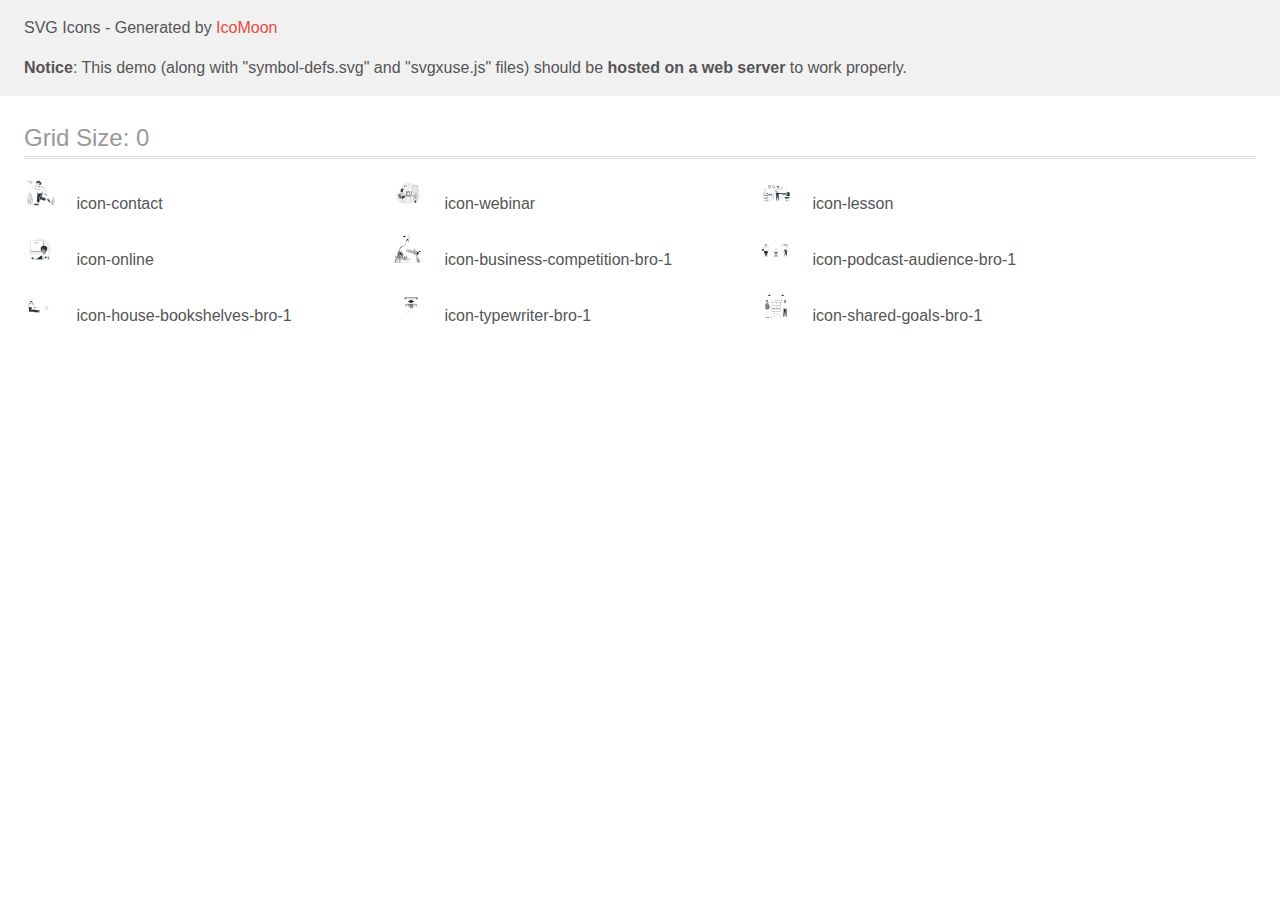
<file: img/icomoon_images/demo-external-svg.html>
<!doctype html>
<html>
<head>
    <title>IcoMoon - SVG Icons</title>
    <meta charset="utf-8">
    <meta name="viewport" content="width=device-width, initial-scale=1">
    <link rel="stylesheet" href="demo-files/demo.css">
    <link rel="stylesheet" href="style.css">
</head>
<body>
<header class="bgc1 clearfix">
<div class="mhl">
    <p>SVG Icons - Generated by <a href="https://icomoon.io/app">IcoMoon</a></p><p><strong>Notice</strong>: This demo (along with "symbol-defs.svg" and "svgxuse.js" files) should be <b>hosted on a web server</b> to work properly.</p>
</div>
</header>
    <div class="clearfix mhl ptl">
        <h1 class="mvm mtn fgc1">Grid Size: 0</h1>
        <div class="glyph fs1">
            <div class="clearfix pbs">
                <svg class="icon icon-contact"><use xlink:href="symbol-defs.svg#icon-contact"></use></svg><span class="name"> icon-contact</span>
            </div>
        </div>
        <div class="glyph fs1">
            <div class="clearfix pbs">
                <svg class="icon icon-webinar"><use xlink:href="symbol-defs.svg#icon-webinar"></use></svg><span class="name"> icon-webinar</span>
            </div>
        </div>
        <div class="glyph fs1">
            <div class="clearfix pbs">
                <svg class="icon icon-lesson"><use xlink:href="symbol-defs.svg#icon-lesson"></use></svg><span class="name"> icon-lesson</span>
            </div>
        </div>
        <div class="glyph fs1">
            <div class="clearfix pbs">
                <svg class="icon icon-online"><use xlink:href="symbol-defs.svg#icon-online"></use></svg><span class="name"> icon-online</span>
            </div>
        </div>
        <div class="glyph fs1">
            <div class="clearfix pbs">
                <svg class="icon icon-business-competition-bro-1"><use xlink:href="symbol-defs.svg#icon-business-competition-bro-1"></use></svg><span class="name"> icon-business-competition-bro-1</span>
            </div>
        </div>
        <div class="glyph fs1">
            <div class="clearfix pbs">
                <svg class="icon icon-podcast-audience-bro-1"><use xlink:href="symbol-defs.svg#icon-podcast-audience-bro-1"></use></svg><span class="name"> icon-podcast-audience-bro-1</span>
            </div>
        </div>
        <div class="glyph fs1">
            <div class="clearfix pbs">
                <svg class="icon icon-house-bookshelves-bro-1"><use xlink:href="symbol-defs.svg#icon-house-bookshelves-bro-1"></use></svg><span class="name"> icon-house-bookshelves-bro-1</span>
            </div>
        </div>
        <div class="glyph fs1">
            <div class="clearfix pbs">
                <svg class="icon icon-typewriter-bro-1"><use xlink:href="symbol-defs.svg#icon-typewriter-bro-1"></use></svg><span class="name"> icon-typewriter-bro-1</span>
            </div>
        </div>
        <div class="glyph fs1">
            <div class="clearfix pbs">
                <svg class="icon icon-shared-goals-bro-1"><use xlink:href="symbol-defs.svg#icon-shared-goals-bro-1"></use></svg><span class="name"> icon-shared-goals-bro-1</span>
            </div>
        </div>
  </div>
<script defer src="svgxuse.js"></script>
</body>
</html>
</file>
<file: img/icomoon_images/demo-files/demo.css>
body {
  padding: 0;
  margin: 0;
  font-family: sans-serif;
  font-size: 1em;
  line-height: 1.5;
  color: #555;
  background: #fff;
}
h1 {
  font-size: 1.5em;
  font-weight: normal;
  box-shadow: 0 1px #ddd, 0 2px #fff, 0 3px #ddd;
}
small {
  font-size: .66666667em;
}
a {
  color: #e74c3c;
  text-decoration: none;
}
a:hover, a:focus {
  box-shadow: 0 1px #e74c3c;
}
.bshadow0, input {
  box-shadow: inset 0 -2px #e7e7e7;
}
input:hover {
  box-shadow: inset 0 -2px #ccc;
}
input, fieldset {
  font-size: 1em;
  margin: 0;
  padding: 0;
  border: 0;
}
input {
  color: inherit;
  line-height: 1.5;
  height: 1.5em;
  padding: .25em 0;
}
input:focus {
  outline: none;
  box-shadow: inset 0 -2px #449fdb;
}
.glyph {
  font-size: 16px;
  margin-right: 1.5em;
  float: left;
  width: 10em;
}
svg {
  color: #000;
}
.liga {
  width: 80%;
  width: calc(100% - 2.5em);
}
.talign-right {
  text-align: right;
}
.talign-center {
  text-align: center;
}
.bgc1 {
  background: #f1f1f1;
}
.fgc0 {
  color: #000;
}
.fgc1 {
  color: #999;
}
p {
  margin-top: 1em;
  margin-bottom: 1em;
}
.mvm {
  margin-top: .75em;
  margin-bottom: .75em;
}
.mtn {
  margin-top: 0;
}
.mtl, .mal {
  margin-top: 1.5em;
}
.mbl, .mal {
  margin-bottom: 1.5em;
}
.mal, .mhl {
  margin-left: 1.5em;
  margin-right: 1.5em;
}
.mhmm {
  margin-left: 1em;
  margin-right: 1em;
}
.ptl {
  padding-top: 1.5em;
}
.pbs, .pvs {
  padding-bottom: .25em;
}
.pvs, .pts {
  padding-top: .25em;
}
.unit {
  float: left;
}
.unitRight {
  float: right;
}
.size1of2 {
  width: 50%;
}
.size1of1 {
  width: 100%;
}
.clearfix:before, .clearfix:after {
  content: " ";
  display: table;
}
.clearfix:after {
  clear: both;
}
.hidden-true {
  display: none;
}
.textbox0 {
  width: 3em;
  background: #f1f1f1;
  padding: .25em .5em;
  line-height: 1.5;
  height: 1.5em;
}
.fs0 {
  font-size: 16px;
}
.fs1 {
  font-size: 32px;
}
.name {
  font-size: 0.5em;
  margin-left: 1em;
}
</file>
<file: img/icomoon_images/style.css>
.icon {
  display: inline-block;
  width: 1em;
  height: 1em;
  stroke-width: 0;
  stroke: currentColor;
  fill: currentColor;
}

/* ==========================================
Single-colored icons can be modified like so:
.icon-name {
  font-size: 32px;
  color: red;
}
========================================== */
</file>
<file: css/main.min.css>
:root{--main-text-color: #757575;--title-text-color: #212121;--focus-color: #2196F3;--heigh-logo-color: black;--hero-background-color: #2F303A;--hero-text-color: #FFFFFF;--footer-bcg-color: #2F303A;--footer-logo-color: white;--footer-contact-color: rgba(255, 255, 255, 0.6);--nav-logo-web-color: #2196F3;--cards-bcg-color: white;--hero-button-fh-color: #188CE8;--main-letter-spacing: 0.03em;--main-transition: 250ms cubic-bezier(0.4, 0, 0.2, 1)}html{box-sizing:border-box}*,*::before,*::after{box-sizing:border-box}body{font-family:"Roboto","sans-serif";color:var(--main-text-color);background-color:#fff;letter-spacing:var(--main-letter-spacing);font-size:14px}.container{padding-left:15px;padding-right:15px;margin-right:auto;margin-left:auto}@media screen and (max-width: 479px){.container{width:100%}}@media screen and (min-width: 480px)and (max-width: 767px){.container{width:480px}}@media screen and (min-width: 768px)and (max-width: 1199px){.container{width:768px}}@media screen and (min-width: 1200px){.container{width:1200px}}@media screen and (max-width: 1199px){.section{padding-top:60px;padding-bottom:60px}}@media screen and (min-width: 1200px){.section{padding-top:94px;padding-bottom:94px}}h1,h2,h3,h4,h5,h6,p,ul{margin:0;padding:0}.ul{list-style:none}img{display:block;max-width:100%;height:auto}picture{margin:0;padding:0;display:block}.section-header{display:flex;align-items:center}.header{border-bottom:1px solid #ececec}.nav{display:flex;align-items:center}.nav-logo{font-family:"Raleway";font-weight:700;font-size:26px;line-height:1.19;color:var(--heigh-logo-color);text-decoration:none;align-items:center;display:block;padding-top:24px;padding-bottom:25px;margin-right:93px}@media screen and (min-width: 768px){.nav-logo.tablet-hide{display:none}}@media screen and (max-width: 767px){.nav-logo{padding-top:16px;padding-bottom:16px;margin:0}}@media screen and (min-width: 768px)and (max-width: 1199px){.nav-logo{font-size:24px;line-height:1.17;padding-top:26px;padding-bottom:26px;padding-left:0;margin-right:auto}}.nav-logo__web{color:var(--nav-logo-web-color)}@media screen and (min-width: 768px){.tablet-desktop-nav{display:flex;justify-content:space-between;align-items:center}}.nav-td-list{display:flex;justify-content:center}.nav-td-list__item{display:block}@media screen and (min-width: 768px){.nav-td-list__item:not(:last-child){margin-right:50px}}.nav-td-list__link{display:block;font-weight:500;font-size:14px;line-height:1.14;letter-spacing:.02em;text-decoration:none;padding-top:32px;padding-bottom:32px;color:var(--title-text-color);transition:color var(--main-transition)}.nav-td-list__link.current{position:relative;color:var(--focus-color)}.nav-td-list__link.current::after{content:"";position:absolute;bottom:-1px;left:0;width:100%;height:4px;border-radius:2px;background-color:var(--focus-color)}@media screen and (max-width: 767px){.nav-td-list__link.current::after{display:none}}.nav-td-list__link:focus,.nav-td-list__link:hover{color:var(--focus-color)}@media screen and (max-width: 1199px){.td-contact-list{margin-left:84px}}@media screen and (min-width: 1200px){.td-contact-list{display:flex;margin-left:305px;align-items:center;justify-content:center}}.td-contact-list__item{display:block}@media screen and (max-width: 1199px){.td-contact-list__item:not(:last-child){margin-bottom:10px}}@media screen and (min-width: 1200px){.td-contact-list__item:not(:last-child){margin-right:30px}}.td-contact-list__link{display:block;text-decoration:none;font-weight:500;font-size:12px;line-height:1.17;letter-spacing:.02em;color:var(--main-text-color);transition:color var(--main-transition)}.td-contact-list__link:focus,.td-contact-list__link:hover{color:var(--focus-color)}@media screen and (min-width: 1200px){.td-contact-list__link{font-size:14px;line-height:1.14;display:flex;justify-content:center;align-items:center;transition:color var(--main-transition)}}.contact-list__icon{display:inline-block;align-items:center;fill:#757575;transition:fill var(--main-transition)}.td-contact-list__link:focus .contact-list__icon,.td-contact-list__link:hover .contact-list__icon{fill:var(--focus-color)}@media screen and (min-width: 768px){.contact-list__icon{margin-right:8px}}@media screen and (max-width: 767px){.contact-list__icon{display:none}}.menu-button{display:flex;justify-content:center;align-items:center;padding:0;margin-left:auto;background-color:var(--hero-text-color);border:none;cursor:pointer;transition:fill var(--main-transition)}.menu-button:hover,.menu-button:focus{fill:var(--focus-color)}@media screen and (min-width: 768px){.menu-button{display:none}}@media screen and (max-width: 767px){.tablet-desktop-nav{display:none}}.menu-close-button{position:absolute;top:10px;right:15px}@media screen and (min-width: 768px){.mobile-menu{display:none}}@media screen and (max-width: 767px){.mobile-menu{opacity:0;position:fixed;z-index:999;top:0;transform:translateY(100%);left:0;padding:48px 40px;width:100%;height:100%;background-color:var(--hero-text-color);transition:transform var(--main-transition),opacity var(--main-transition)}.mobile-menu.is-open{opacity:1;transform:translateY(0)}}.nav-list__link{padding-top:32px;padding-bottom:32px;letter-spacing:.02em;color:var(--title-text-color);text-decoration:none;transition:color var(--main-transition)}@media screen and (max-width: 767px){.nav-list__link{font-size:40px;line-height:1.18}}.nav-list__link:hover,.nav-list__link:focus{color:var(--focus-color)}.nav-list__item:not(:last-child){margin-bottom:32px}.contact-list{position:absolute;bottom:134px}.contact-mobile__link{font-family:"Roboto";font-weight:500;font-size:34px;line-height:1.18;letter-spacing:.02em;text-decoration:none;color:var(--main-text-color);transition:color var(--main-transition)}.contact-mobile__link:hover,.contact-mobile__link:focus{color:var(--focus-color)}.contact-list__item.hide{margin-top:auto}@media screen and (min-width: 768px){.contact-list__item.hide{display:none}}@media screen and (max-width: 767px){.contact-list__item.mobile-hide{display:none}}.contact-list__link{display:block;font-size:24px;line-height:1.17;font-weight:500;line-height:1.14;letter-spacing:.02em;color:var(--main-text-color);text-decoration:none;padding-top:32px;padding-bottom:32px;transition:color var(--main-transition)}.contact-list__link:hover,.contact-list__link:focus{color:var(--focus-color)}.ul.mobile-social{position:absolute;bottom:48px;display:flex;align-items:baseline;margin-top:64px}@media screen and (min-width: 768px){.ul.mobile-social{display:none}}@media screen and (max-width: 399px){.ul.mobile-social{display:flex;flex-wrap:wrap}}.mobile-social__link{font-weight:500;font-size:18px;line-height:1.22;letter-spacing:.02em;text-decoration:none;color:var(--focus-color)}.mobile-social__item{position:relative}.mobile-social__item:not(:last-child){margin-right:20px}.mobile-social__item:not(:last-child)::after{display:inline-block;position:absolute;left:100%;transform:translateX(10px);content:"";width:1px;height:22px;border-radius:2px;background-color:#c4c4c4}@media screen and (max-width: 399px){.mobile-social__item:not(:last-child)::after{display:none}}.mobile-social__item::before{display:inline-block;position:absolute;transform:translateX(-10px);content:"";width:1px;height:22px;border-radius:2px;background-color:#c4c4c4}@media screen and (min-width: 400px){.mobile-social__item::before{display:none}}@media screen and (max-width: 400px){.mobile-social__item{margin-bottom:10px;width:33%}}.footer{padding-top:60px;padding-bottom:60px;background-color:var(--footer-bcg-color)}.link:hover,.link:focus{color:var(--focus-color)}.footer-logo{display:block;font-style:normal;margin-bottom:20px;font-family:"Raleway";font-weight:700;font-size:26px;line-height:1.19;color:var(--footer-logo-color);text-decoration:none}@media screen and (max-width: 1199px){.footer-logo{font-size:24px;line-height:1.16}}.footer-logo .footer-logo-web{color:var(--nav-logo-web-color)}@media screen and (max-width: 1199px){.footer-list{display:block;margin-bottom:60px}}.address{display:block}@media screen and (min-width: 768px)and (max-width: 1199px){.address{display:flex;flex-wrap:wrap;justify-content:center;text-align:center}}.address-geography{font-style:normal;line-height:1.71;color:var(--hero-text-color);text-decoration:none;transition:color var(--main-transition)}@media screen and (max-width: 1199px){.small-hide{display:none}}@media screen and (min-width: 1200px){.desk-hide{display:none}}.footer-contact{display:block;font-style:normal;line-height:1.71;color:var(--footer-contact-color);text-decoration:none;transition:color var(--main-transition)}.footer-list-item:not(:last-child){margin-bottom:9px}@media screen and (max-width: 767px){.footer-section{display:block;text-align:center;margin-left:auto;margin-right:auto}}@media screen and (min-width: 1200px){.footer-section{display:flex;align-items:baseline}}@media screen and (min-width: 768px){.footer-section.mobile{display:none}}@media screen and (max-width: 767px){.footer-section.tablet{display:none}}@media screen and (min-width: 768px)and (max-width: 1199px){.footer-tablet{display:flex;justify-content:space-around;align-items:baseline}}@media screen and (min-width: 1200px){.footer-tablet{display:flex;align-items:baseline}}.footer-navigation{display:block}.footer-social{display:block}@media screen and (max-width: 767px){.footer-social{display:block;margin-bottom:60px}}@media screen and (min-width: 768px)and (max-width: 1199px){.footer-social{display:block}}@media screen and (min-width: 1200px){.footer-social{margin-left:70px}}.footer-social-title{margin-bottom:20px;display:block;font-family:"Roboto";font-style:normal;font-weight:700;font-size:14px;line-height:1.14;letter-spacing:var(--main-letter-spacing);text-transform:uppercase;color:var(--hero-text-color)}@media screen and (min-width: 768px)and (max-width: 1199px){.footer-social-title{text-align:center}}.footer-social-list{display:flex;justify-content:center;align-items:center}.footer-social-item:not(:last-child){margin-right:10px}.footer-social-link{display:flex;justify-content:center;align-items:center;fill:#fff;border-radius:50%;background-color:rgba(255,255,255,.1);width:44px;height:44px;transition:background-color var(--main-transition)}.footer-social-link:hover,.footer-social-link:focus{background-color:var(--focus-color)}@media screen and (max-width: 1199px){.tablet-form-container{display:flex;margin-left:auto;margin-right:auto}}@media screen and (min-width: 1200px){.tablet-form-container{display:flex;margin-left:auto}}@media screen and (max-width: 767px){.mobile-label{display:flex;flex-wrap:wrap;justify-content:center}}.footer-input{display:block;font-weight:400;font-size:16px;line-height:1.25;margin:0;padding:15px 16px;height:50px;background-color:rgba(0,0,0,0);color:var(--hero-text-color);border:1px solid rgba(255,255,255,.3);box-sizing:border-box;border-radius:4px}@media screen and (max-width: 767px){.footer-input{width:100%;margin-bottom:20px;margin-top:30px}}@media screen and (min-width: 768px)and (max-width: 1199px){.footer-input{width:450px;margin-bottom:20px;display:block;margin-top:30px;margin-right:auto;margin-left:auto}}.footer-input::placeholder{font-family:"Roboto";font-style:normal;font-weight:400;font-size:16px;line-height:1.25;letter-spacing:var(--main-letter-spacing);color:rgba(255,255,255,.6)}.footer-form-title{font-weight:700;line-height:1.14;text-transform:uppercase;display:block;color:var(--hero-text-color)}@media screen and (max-width: 1199px){.footer-form-title{text-align:center}}.footer-form-button{display:flex;justify-content:center;align-items:center;text-align:center;padding:10px 28px;height:50px;width:200px;font-weight:700;font-size:16px;line-height:1.88;letter-spacing:.06em;color:var(--hero-text-color);background-color:var(--focus-color);border-radius:4px;border:2px solid var(--focus-color);cursor:pointer;transition:background-color var(--main-transition),box-shadow var(--main-transition)}@media screen and (min-width: 0px){.footer-form-button{margin-left:auto;margin-right:auto}}.footer-form-button:hover,.footer-form-button:focus{background-color:var(--hero-button-fh-color);box-shadow:0px 4px 4px rgba(0,0,0,.15)}.footer-form-icon{fill:currentColor;display:block;margin-left:10px}@media screen and (max-width: 1199px){.footer-subscribe{position:relative;margin-left:auto;margin-right:auto}}.desktop-footer-form-container{display:flex}.desktop-footer-form-container input{font-weight:400;font-size:16px;line-height:1.25;margin:0;padding:15px 16px;width:358px;height:50px;background-color:rgba(0,0,0,0);color:var(--hero-text-color);border:1px solid rgba(255,255,255,.3);box-sizing:border-box;border-radius:4px;margin-right:12px}.desktop-footer-form-container input::placeholder{font-family:"Roboto";font-style:normal;font-weight:400;font-size:16px;line-height:1.25;letter-spacing:var(--main-letter-spacing);color:rgba(255,255,255,.6)}.desktop-footer-form-title{font-weight:700;line-height:1.14;text-transform:uppercase;display:block;margin-bottom:20px;color:var(--hero-text-color)}.desktop-footer-form-button{display:flex;justify-content:center;align-items:center;text-align:center;padding:10px 28px;height:50px;width:200px;font-weight:700;font-size:16px;line-height:1.88;letter-spacing:.06em;color:var(--hero-text-color);background-color:var(--focus-color);border-radius:4px;border:2px solid var(--focus-color);cursor:pointer;transition:background-color var(--main-transition),box-shadow var(--main-transition)}.desktop-footer-form-button:hover,.desktop-footer-form-button:focus{background-color:var(--hero-button-fh-color);box-shadow:0px 4px 4px rgba(0,0,0,.15)}.desktop-footer-form-button .footer-form-icon{fill:currentColor;display:block;margin-left:10px}.hero{background-color:var(--hero-background-color);text-align:center;margin-right:auto;margin-left:auto;width:100%;height:400px;background-size:cover;background-position:50% 50%;background-repeat:no-repeat;padding-top:118px}@media screen and (max-width: 767px){.hero{background-image:linear-gradient(rgba(47, 48, 58, 0.4), rgba(47, 48, 58, 0.4)),url(../img/mh-1x.jpg)}}@media screen and (max-width: 767px)and (min-device-pixel-ratio: 2),screen and (max-width: 767px)and (-webkit-min-device-pixel-ratio: 2),screen and (max-width: 767px)and (min-resolution: 192dpi),screen and (max-width: 767px)and (min-resolution: 2dppx){.hero{background-image:linear-gradient(rgba(47, 48, 58, 0.4), rgba(47, 48, 58, 0.4)),url(../img/mh-2x.jpg)}}@media screen and (min-width: 768px)and (max-width: 1199px){.hero{background-image:linear-gradient(rgba(47, 48, 58, 0.4), rgba(47, 48, 58, 0.4)),url(../img/th-1x.jpg)}}@media screen and (min-width: 768px)and (max-width: 1199px)and (min-device-pixel-ratio: 2),screen and (min-width: 768px)and (max-width: 1199px)and (-webkit-min-device-pixel-ratio: 2),screen and (min-width: 768px)and (max-width: 1199px)and (min-resolution: 192dpi),screen and (min-width: 768px)and (max-width: 1199px)and (min-resolution: 2dppx){.hero{background-image:linear-gradient(rgba(47, 48, 58, 0.4), rgba(47, 48, 58, 0.4)),url(../img/th-2x.jpg)}}@media screen and (min-width: 1200px){.hero{background-image:linear-gradient(rgba(47, 48, 58, 0.4), rgba(47, 48, 58, 0.4)),url(../img/dh-1x.jpg);padding-top:200px;height:600px;max-width:1600px;text-align:center}}@media screen and (min-width: 1200px)and (min-device-pixel-ratio: 2),screen and (min-width: 1200px)and (-webkit-min-device-pixel-ratio: 2),screen and (min-width: 1200px)and (min-resolution: 192dpi),screen and (min-width: 1200px)and (min-resolution: 2dppx){.hero{background-image:linear-gradient(rgba(47, 48, 58, 0.4), rgba(47, 48, 58, 0.4)),url(../img/dh-2x.jpg)}}.hero__text{margin-top:0;margin-bottom:30px;margin-left:auto;margin-right:auto;text-transform:uppercase;color:var(--hero-text-color);font-weight:900;letter-spacing:.06em}@media screen and (max-width: 1199px){.hero__text{width:360px;font-size:26px;line-height:1.62}}@media screen and (min-width: 1200px){.hero__text{width:696px;font-size:44px;line-height:1.36;margin-left:auto;margin-right:auto}}@media screen and (min-width: 320px)and (max-width: 479px){.hero__text{display:block;width:290px}}.hero__button{cursor:pointer;padding:10px 32px;font-family:"Roboto";font-weight:700;font-size:16px;line-height:1.88;letter-spacing:.06em;background-color:var(--focus-color);color:var(--hero-text-color);border:none;box-shadow:0px 4px 4px rgba(0,0,0,.15);border-radius:4px;transition:background-color var(--main-transition),box-shadow var(--main-transition)}.hero__button:hover,.hero__button:focus{background-color:var(--hero-button-fh-color);box-shadow:0px 4px 4px rgba(0,0,0,.15)}.backdrop{z-index:999;position:fixed;top:0;left:0;width:100%;height:100%;background:rgba(0,0,0,.2);transition:opacity var(--main-transition),visibility var(--main-transition)}.backdrop.is-hidden{opacity:0;pointer-events:none;visibility:hidden}.modal{position:absolute;top:50%;left:50%;min-height:581px;transform:translate(-50%, -50%) scale(1);z-index:1000;overflow-y:scroll;padding:40px 40px;background-color:#fff;border-radius:4px;transition:opacity var(--main-transition),transform var(--main-transition)}.backdrop.is-hidden .modal{opacity:0;transform:translate(-50%, -50%) scale(1.2)}@media screen and (max-width: 1199px){.modal{width:450px;min-height:609px;top:50%;left:50%;transform:translate(-50%, -50%) scale(1)}}@media screen and (max-width: 479px){.modal{width:100%;height:609px;top:50%;left:50%;transform:translate(-50%, -50%) scale(1);overflow:hidden;overflow-y:scroll}}.modal-title{font-weight:700;font-size:20px;line-height:1.15;text-align:center;letter-spacing:var(--main-letter-spacing);color:var(--title-text-color)}.modal-field-label{display:block;font-weight:400;font-size:12px;line-height:1.17;letter-spacing:.01em;color:var(--main-text-color)}input{margin-top:4px;padding-left:42px;width:100%;height:40px;border:1px solid rgba(33,33,33,.2);box-sizing:border-box;border-radius:4px;transition:border-color var(--main-transition)}input:focus{border-color:var(--focus-color)}.icon{transition:fill var(--main-transition);pointer-events:none}input:hover+.icon,input:focus+.icon{fill:var(--focus-color)}.modal-field.name{margin-top:12px;position:relative;display:block}.modal-field.phone{position:relative;display:block;margin-top:10px}.modal-field.email{position:relative;display:block;margin-top:10px}.modal-name.icon{display:block;position:absolute;bottom:14px;left:15px}.modal-phone.icon{display:block;position:absolute;bottom:14px;left:15px}.modal-email.icon{display:block;position:absolute;bottom:14px;left:15px}.modal-field.modal-coment{display:block;margin-top:10px}textarea{margin-top:4px;resize:none;padding:12px 16px;width:100%;height:120px;border:1px solid rgba(33,33,33,.2);box-sizing:border-box;border-radius:4px;transition:border-color var(--main-transition)}textarea:focus{border-color:var(--focus-color)}textarea::placeholder{font-weight:400;font-size:14px;line-height:1.14;letter-spacing:.01em;color:rgba(117,117,117,.5)}.form-agreement{position:relative;margin-top:20px;display:flex;width:370px;height:24px;align-items:center;cursor:pointer}.form-agreement-label{position:absolute;display:block;width:401px;font-family:"Roboto";font-style:normal;font-weight:400;letter-spacing:var(--main-letter-spacing);color:var(--main-text-color)}@media screen and (max-width: 1199px){.form-agreement-label{left:24px;font-size:12px;line-height:1.17}}@media screen and (min-width: 1200px){.form-agreement-label{left:36px;font-size:14px;line-height:1.71}}@media screen and (max-width: 480px){.form-agreement-label{width:230px;left:50px;font-size:12px;line-height:1.17}}.form-agreement-checkbox{position:absolute;width:1px;height:1px;margin:-1px;padding:0;overflow:hidden;border:0;clip:rect(0 0 0 0)}.icon-disagree{display:inline-block;position:absolute;left:12px;width:16px;height:15px;border:1px solid var(--title-text-color);border-radius:3px;transition:all var(--main-transition)}@media screen and (max-width: 1199px){.icon-disagree{left:0}}@media screen and (max-width: 480px){.icon-disagree{left:20px}}.form-agreement-checkbox:checked+.icon-disagree{background-color:var(--focus-color);background-image:url(../img/check.svg);background-origin:border-box;border-color:var(--focus-color);background-repeat:no-repeat;background-position:center}.conditions{color:var(--focus-color)}.modal-form-button{position:absolute;bottom:40px;width:200px;height:50px;background-color:var(--focus-color);box-shadow:0px 4px 4px rgba(0,0,0,.15);border-radius:4px;border:2px solid var(--focus-color);font-weight:700;font-size:16px;line-height:1.88;letter-spacing:.06em;color:var(--hero-text-color);cursor:pointer;transition:background-color var(--main-transition),border-color var(--main-transition)}@media screen and (max-width: 1199px){.modal-form-button{left:125px}}@media screen and (min-width: 1200px){.modal-form-button{left:165px}}@media screen and (max-width: 480px){.modal-form-button{left:50%;transform:translate(-50%)}}.modal-form-button:hover,.modal-form-button:focus{background-color:var(--hero-button-fh-color);border-color:--hero-button-fh-color}.button-modal{position:absolute;top:8px;right:8px;width:30px;height:30px;display:flex;align-items:center;text-align:center;justify-content:center;background:#fff;border:1px solid rgba(0,0,0,.1);border-radius:50%;cursor:pointer}@media screen and (max-width: 479px){.button-modal{right:20px}}@media screen and (max-width: 480px){.button-modal{top:10px;right:10px}}.button-modal-icon{display:block;text-align:center;transition:fill var(--main-transition)}.button-modal:hover .button-modal-icon{fill:var(--focus-color)}.exelents-list{display:flex;justify-content:center;flex-wrap:wrap}@media screen and (max-width: 767px){.exelents-list-item{width:100%}}@media screen and (min-width: 768px)and (max-width: 1199px){.exelents-list-item{flex-basis:calc((100% - 60px)/2)}.exelents-list-item:nth-child(2n+1){margin-right:30px}}@media screen and (min-width: 1200px){.exelents-list-item{flex-basis:calc((100% - 120px)/4);flex-wrap:nowrap}.exelents-list-item:not(:last-child){margin-right:30px}}.exelents-list-item__title{font-weight:700;line-height:1.14;color:var(--title-text-color);letter-spacing:var(--main-letter-spacing);font-size:14px;text-transform:uppercase;margin-bottom:10px}@media screen and (max-width: 767px){.exelents-list-item__title{text-align:center}}.exelents-list-item__text{line-height:1.71;font-weight:400}@media screen and (max-width: 1199px){.exelents-list-item__text{margin-bottom:30px}}.exelents-list-icons{display:flex;justify-content:center;height:120px;align-items:center;background:#f5f4fa;border-radius:4px;margin-bottom:30px}.exelents-list-icons__item{display:inline-block}.what-we-do{padding-top:0}@media screen and (max-width: 1199px){.what-we-do{display:none}}.what-we-do__title{font-weight:700;font-size:36px;line-height:1.17;text-align:center;color:var(--title-text-color);margin-bottom:50px}.what-we-do-list{display:flex}.what-we-do-list__item{display:block;position:relative}.what-we-do-list__item:not(:last-child){margin-right:30px}.what-we-do-list__text{display:block;width:100%;left:50%;transform:translate(-50%);position:absolute;font-style:normal;font-weight:700;line-height:1.14;text-transform:uppercase;color:var(--hero-text-color)}.what-we-do-list__overlay{position:absolute;display:flex;align-items:center;text-align:center;width:100%;height:70px;bottom:0;left:0;background:rgba(47,48,58,.8)}.our-team{background-color:#f5f4fa}.our-team-list{display:flex;justify-content:center}@media screen and (max-width: 1199px){.our-team-list{flex-wrap:wrap}}@media screen and (min-width: 1200px){.our-team-list{flex-wrap:nowrap}}.our-team-title{display:block;margin-bottom:50px;font-weight:700;font-size:36px;line-height:1.17;text-align:center;color:var(--title-text-color);letter-spacing:var(--main-letter-spacing)}.our-team-list-item{display:block;box-shadow:0px 1px 3px rgba(0,0,0,.12),0px 1px 1px rgba(0,0,0,.14),0px 2px 1px rgba(0,0,0,.2);border-radius:0px 0px 4px 4px;background-color:#fff}@media screen and (max-width: 767px){.our-team-list-item{width:100%}.our-team-list-item:not(:last-child){margin-bottom:30px}}@media screen and (min-width: 768px)and (max-width: 1199px){.our-team-list-item{flex-basis:calc((100% - 60px)/2)}.our-team-list-item:nth-child(2n-1){margin-right:30px}.our-team-list-item:nth-child(-n+2){margin-bottom:30px}}@media screen and (min-width: 1200px){.our-team-list-item{flex-basis:calc((100% - 120px)/4)}.our-team-list-item:not(:last-child){margin-right:30px}}.our-team-list-item__img{display:block;margin-bottom:30px}.our-team-list-item__name{display:block;margin-bottom:10px;font-weight:500;font-size:16px;line-height:1.19;text-align:center;color:var(--title-text-color)}.our-team-list-item__position{font-size:16px;line-height:1.19;text-align:center;margin-bottom:16px}.our-team-social{display:flex;justify-content:center;padding-bottom:24px}.our-team-social-item:not(:last-child){margin-right:10px}.our-team-social-item__link{display:flex;justify-content:center;align-items:center;width:44px;height:44px;background-color:#fff;border-radius:50%;fill:#afb1b8;transition:background-color var(--main-transition),fill var(--main-transition)}.our-team-social-item__link:focus,.our-team-social-item__link:hover{background-color:var(--focus-color)}.our-team-social-item__icons{transition:background-color 250ms cubic-bezier(0.4, 0, 0.2, 1),fill var(--main-transition)}.our-team-social-item__link:focus .our-team-social-item__icons,.our-team-social-item__link:hover .our-team-social-item__icons{fill:var(--hero-text-color)}@media screen and (max-width: 1199px){.clients-box{display:flex;justify-content:center;flex-wrap:wrap}}.clients-title{display:block;font-family:"Roboto";font-style:normal;font-weight:700;font-size:36px;line-height:1.17;text-align:center;letter-spacing:var(--main-letter-spacing);color:var(--title-text-color)}.clients-list{margin-top:50px;display:flex;flex-wrap:wrap;justify-content:center}@media screen and (min-width: 480px)and (max-width: 1199px){.clients-list{justify-content:space-between}}@media screen and (min-width: 1200px){.clients-list{flex-wrap:nowrap}}@media screen and (max-width: 767px){.clients-item{margin-bottom:30px}}@media screen and (min-width: 480px)and (max-width: 767px){.clients-item:nth-child(2n+1){margin-right:30px}}@media screen and (max-width: 1199px){.clients-item:nth-child(-n+3){margin-bottom:30px}}@media screen and (min-width: 1200px){.clients-item:not(:last-child){margin-right:30px}}.clients-link{display:flex;justify-content:center;align-items:center;border:1px solid #afb1b8;border-radius:4px;transition:border-color var(--main-transition)}@media screen and (max-width: 767px){.clients-link{width:210px;padding:16px 52px}}@media screen and (max-width: 1199px){.clients-link{max-width:226px;padding:16px 60px}}@media screen and (min-width: 1200px){.clients-link{max-width:170px;padding:16px 32px}}.clients-link:hover,.clients-link:focus{border-color:var(--focus-color)}.clients-icons{fill:#afb1b8;transition:fill var(--main-transition)}.clients-link:focus .clients-icons,.clients-link:hover .clients-icons{fill:var(--focus-color)}.secret-name{position:absolute;width:1px;height:1px;margin:-1px;padding:0;overflow:hidden;border:0;clip:rect(0 0 0 0)}.ul.button{display:flex}@media screen and (max-width: 767px){.ul.button{flex-wrap:wrap;margin-bottom:40px}}@media screen and (min-width: 768px)and (max-width: 1199px){.ul.button{justify-content:center;margin-bottom:30px}}@media screen and (min-width: 1200px){.ul.button{justify-content:center;margin-bottom:50px}}.hero-button,.portfolio-button{cursor:pointer}.portfolio-button{display:block;padding:6px 22px;font-family:"Roboto";font-style:normal;font-weight:500;font-size:16px;line-height:1.62;text-align:center;letter-spacing:.03em;color:var(--title-text-color);border-color:rgba(0,0,0,0);border-radius:4px;transition:background-color var(--main-transition),color var(--main-transition),box-shadow var(--main-transition)}@media screen and (max-width: 767px){.portfolio-button:nth-child(-n+3){margin-bottom:15px}}.portfolio-button:hover,.portfolio-button:focus{background-color:var(--focus-color);color:var(--hero-text-color);box-shadow:0px 3px 1px rgba(0,0,0,.1),0px 1px 2px rgba(0,0,0,.08),0px 2px 2px rgba(0,0,0,.12)}.portfolio-button{display:block;border-radius:4px}.portfolio-button-item:not(:last-child){margin-right:8px}@media screen and (min-width: 768px){.portfolio-progect-list{display:flex;flex-wrap:wrap}}.portfolio-progect-item{display:block;position:relative}@media screen and (max-width: 767px){.portfolio-progect-item{width:100%;margin-bottom:30px}}@media screen and (min-width: 768px)and (max-width: 1199px){.portfolio-progect-item{flex-basis:calc((100% - 60px)/2)}.portfolio-progect-item:nth-child(2n+1):not(:last-child){margin-right:30px}.portfolio-progect-item:not(:nth-last-child(-n+2)){margin-bottom:30px}.portfolio-progect-item:first-child .card-text{padding-bottom:56px}}@media screen and (min-width: 1200px){.portfolio-progect-item{width:370px;margin-bottom:30px;margin-right:30px}.portfolio-progect-item:nth-last-child(-n+3){margin-bottom:0}.portfolio-progect-item:nth-child(3n){margin-right:0}}.project-cards-image{display:block;position:relative;overflow:hidden}.project-cards{display:block;font-weight:700;font-size:18px;line-height:2;letter-spacing:.06em;color:var(--title-text-color);text-decoration:none;background-color:var(--cards-bcg-color);transition:box-shadow var(--main-transition)}.project-cards:hover,.project-cards:focus{box-shadow:0px 1px 1px rgba(0,0,0,.12),0px 4px 4px rgba(0,0,0,.06),1px 4px 6px rgba(0,0,0,.16)}.card-text{border-left:1px solid #eee;border-right:1px solid #eee;border-bottom:1px solid #eee;padding:20px 24px}.project-title{display:block;color:var(--title-text-color);text-decoration:none;font-family:"Roboto";font-style:normal;font-weight:700;font-size:18px;line-height:2;letter-spacing:.06em;margin-bottom:4px}.project-type{font-family:"Roboto";font-style:normal;font-size:16px;line-height:1.88;letter-spacing:.03em;color:var(--main-text-color);font-weight:400}.project-cards-active{position:absolute;background-color:rgba(33,150,243,.9);top:0;left:0;width:100%;height:100%;transform:translateY(100%);transition:transform var(--main-transition)}.project-cards:hover .project-cards-active,.project-cards:focus .project-cards-active{transform:translateY(0)}.project-cards-active-text{position:absolute;display:block;top:63px;left:24px;font-family:"Roboto";font-style:normal;font-weight:400;line-height:1.56;letter-spacing:var(--main-letter-spacing);opacity:0;color:var(--hero-text-color);transition:opacity var(--main-transition)}@media screen and (max-width: 380px){.project-cards-active-text{top:20px;left:10px;font-size:16px}}@media screen and (min-width: 381px)and (max-width: 479px){.project-cards-active-text{top:30px;left:10px;font-size:20px}}@media screen and (min-width: 480px)and (max-width: 767px){.project-cards-active-text{top:30px;left:20px;font-size:24px}}.project-cards:hover .project-cards-active-text,.project-cards:focus .project-cards-active-text{opacity:1}/*# sourceMappingURL=main.min.css.map */
</file>
